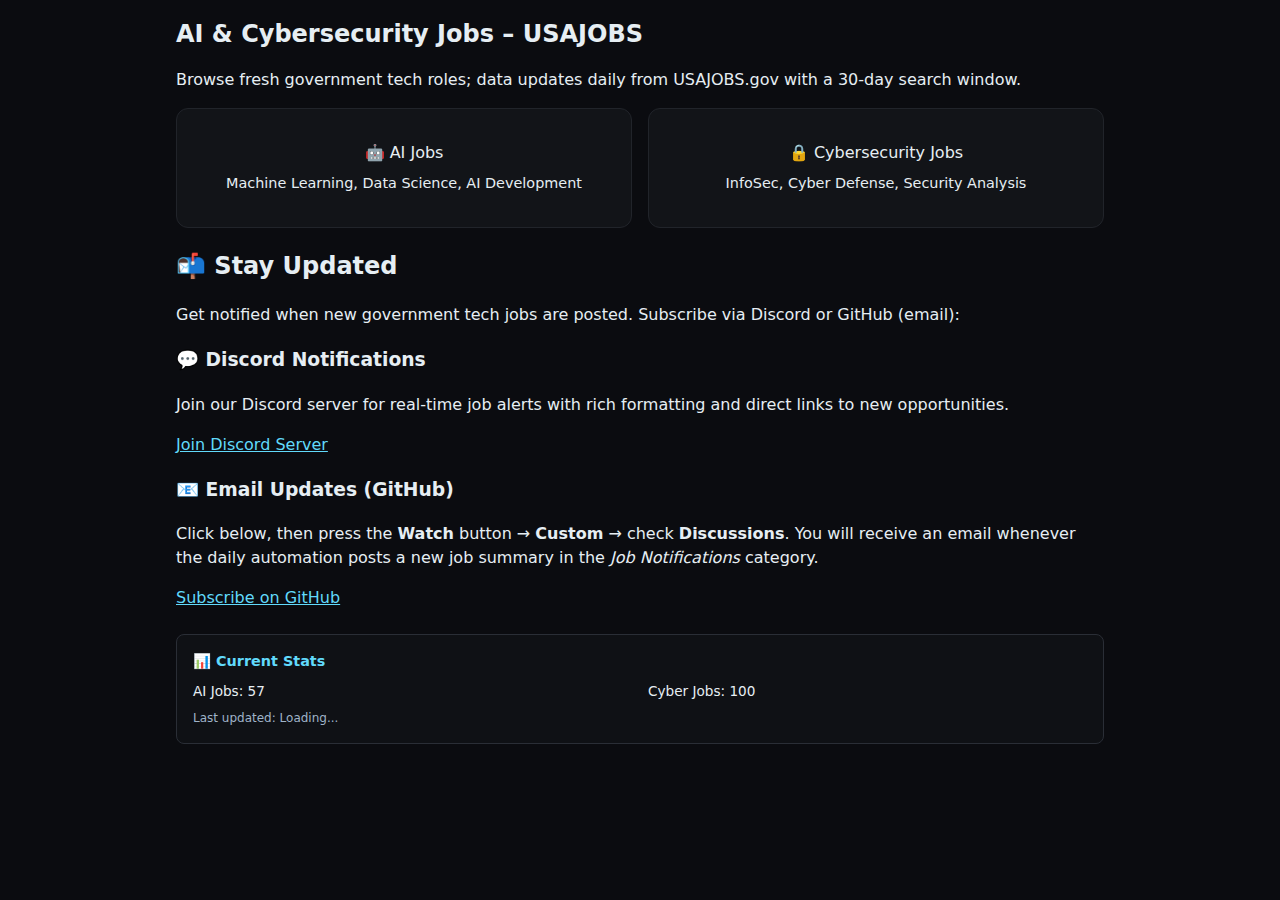
<file: docs/index.html>
<!doctype html>
<html lang="en">
  <head>
    <meta charset="utf-8" />
    <meta name="viewport" content="width=device-width, initial-scale=1" />
    <title>AI & Cybersecurity Jobs – USAJOBS</title>
    <link rel="stylesheet" href="assets/styles.css" />
  </head>
  <body>
    <main class="container">
      <h1>AI & Cybersecurity Jobs – USAJOBS</h1>
      <p>Browse fresh government tech roles; data updates daily from USAJOBS.gov with a 30-day search window.</p>
      
      <div class="grid">
        <a class="card" href="ai.html">
          <div>🤖 AI Jobs</div>
          <div class="muted" style="font-size:.9rem;margin-top:.5rem;">Machine Learning, Data Science, AI Development</div>
        </a>
        <a class="card" href="cyber.html">
          <div>🔒 Cybersecurity Jobs</div>
          <div class="muted" style="font-size:.9rem;margin-top:.5rem;">InfoSec, Cyber Defense, Security Analysis</div>
        </a>
      </div>

      <section class="subscription-section">
        <h2>📬 Stay Updated</h2>
  <p>Get notified when new government tech jobs are posted. Subscribe via Discord or GitHub (email):</p>
        
        <div class="subscription-grid">
          <div class="subscription-option">
            <h3>💬 Discord Notifications</h3>
            <p>Join our Discord server for real-time job alerts with rich formatting and direct links to new opportunities.</p>
            <a href="#" class="sub-btn" id="discord-sub">Join Discord Server</a>
          </div>
          
          <div class="subscription-option">
            <h3>📧 Email Updates (GitHub)</h3>
            <p>
              Click below, then press the <strong>Watch</strong> button → <strong>Custom</strong> → check
              <strong>Discussions</strong>. You will receive an email whenever the daily automation posts a new
              job summary in the <em>Job Notifications</em> category.
            </p>
            <a id="gh-discussions" href="#" class="sub-btn secondary" target="_blank" rel="noopener">Subscribe on GitHub</a>
          </div>
        </div>
        
        <div style="margin-top:1.5rem;padding:1rem;background:#0f1115;border-radius:.5rem;border:1px solid #2a2e36;">
          <h4 style="margin:0 0 .5rem;color:var(--accent);font-size:.9rem;">📊 Current Stats</h4>
          <div style="display:grid;grid-template-columns:1fr 1fr;gap:1rem;font-size:.85rem;">
            <div>
              <span class="muted">AI Jobs:</span> <span id="ai-count">Loading...</span>
            </div>
            <div>
              <span class="muted">Cyber Jobs:</span> <span id="cyber-count">Loading...</span>
            </div>
          </div>
          <div style="margin-top:.5rem;font-size:.75rem;color:var(--muted);">
            Last updated: <span id="last-updated">Loading...</span>
          </div>
        </div>
      </section>
    </main>

    <script>
      // Load job counts for stats
      Promise.all([
        fetch('data/ai_jobs.json').then(r => r.json()),
        fetch('data/cyber_jobs.json').then(r => r.json())
      ]).then(([aiData, cyberData]) => {
        const aiJobs = Array.isArray(aiData) ? aiData : (aiData.jobs || []);
        const cyberJobs = Array.isArray(cyberData) ? cyberData : (cyberData.jobs || []);
        
        document.getElementById('ai-count').textContent = aiJobs.length;
        document.getElementById('cyber-count').textContent = cyberJobs.length;
        
        // Get last updated from the more recent dataset
        const aiDate = aiData.generated_at ? new Date(aiData.generated_at) : null;
        const cyberDate = cyberData.generated_at ? new Date(cyberData.generated_at) : null;
        const lastUpdate = aiDate && cyberDate ? (aiDate > cyberDate ? aiDate : cyberDate) : (aiDate || cyberDate);
        
        if (lastUpdate) {
          document.getElementById('last-updated').textContent = lastUpdate.toLocaleDateString('en-US', {
            year: 'numeric',
            month: 'short', 
            day: 'numeric',
            hour: '2-digit',
            minute: '2-digit'
          });
        }
      }).catch(() => {
        document.getElementById('ai-count').textContent = 'N/A';
        document.getElementById('cyber-count').textContent = 'N/A';
        document.getElementById('last-updated').textContent = 'N/A';
      });

      // Compute GitHub Discussions link dynamically based on Pages URL
      try {
        const host = window.location.hostname; // e.g., owner.github.io
        const owner = host.split('.')[0];
        const pathParts = window.location.pathname.split('/').filter(Boolean);
        const repo = pathParts.length > 0 ? pathParts[0] : '';
        const ghDiscussions = document.getElementById('gh-discussions');
        if (owner && repo && ghDiscussions) {
          ghDiscussions.href = `https://github.com/${owner}/${repo}/discussions`;
        }
      } catch (e) {}

      // Discord subscription placeholder
      document.getElementById('discord-sub').addEventListener('click', (e) => {
        e.preventDefault();
        alert('Discord server setup is pending. For now, watch this GitHub repository or subscribe to discussions for updates!');
      });
    </script>
  </body>
</html>
</file>
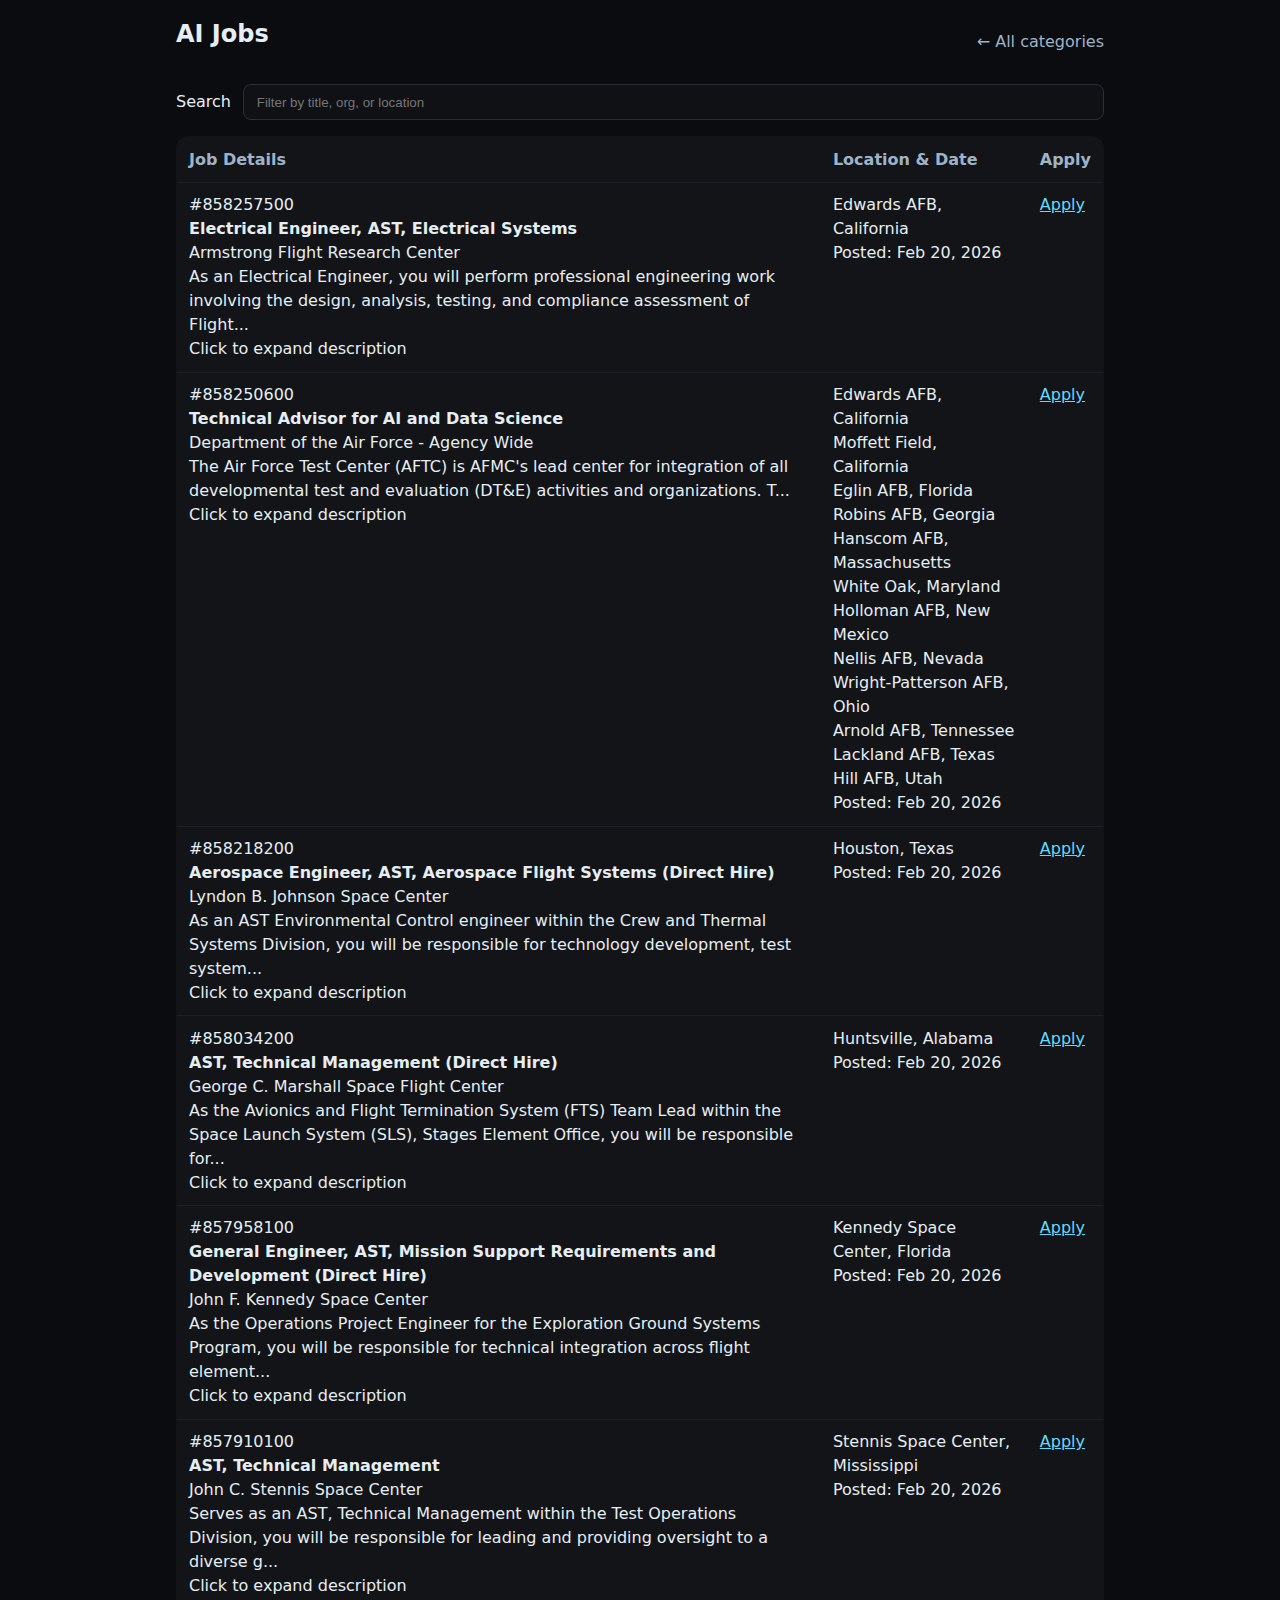
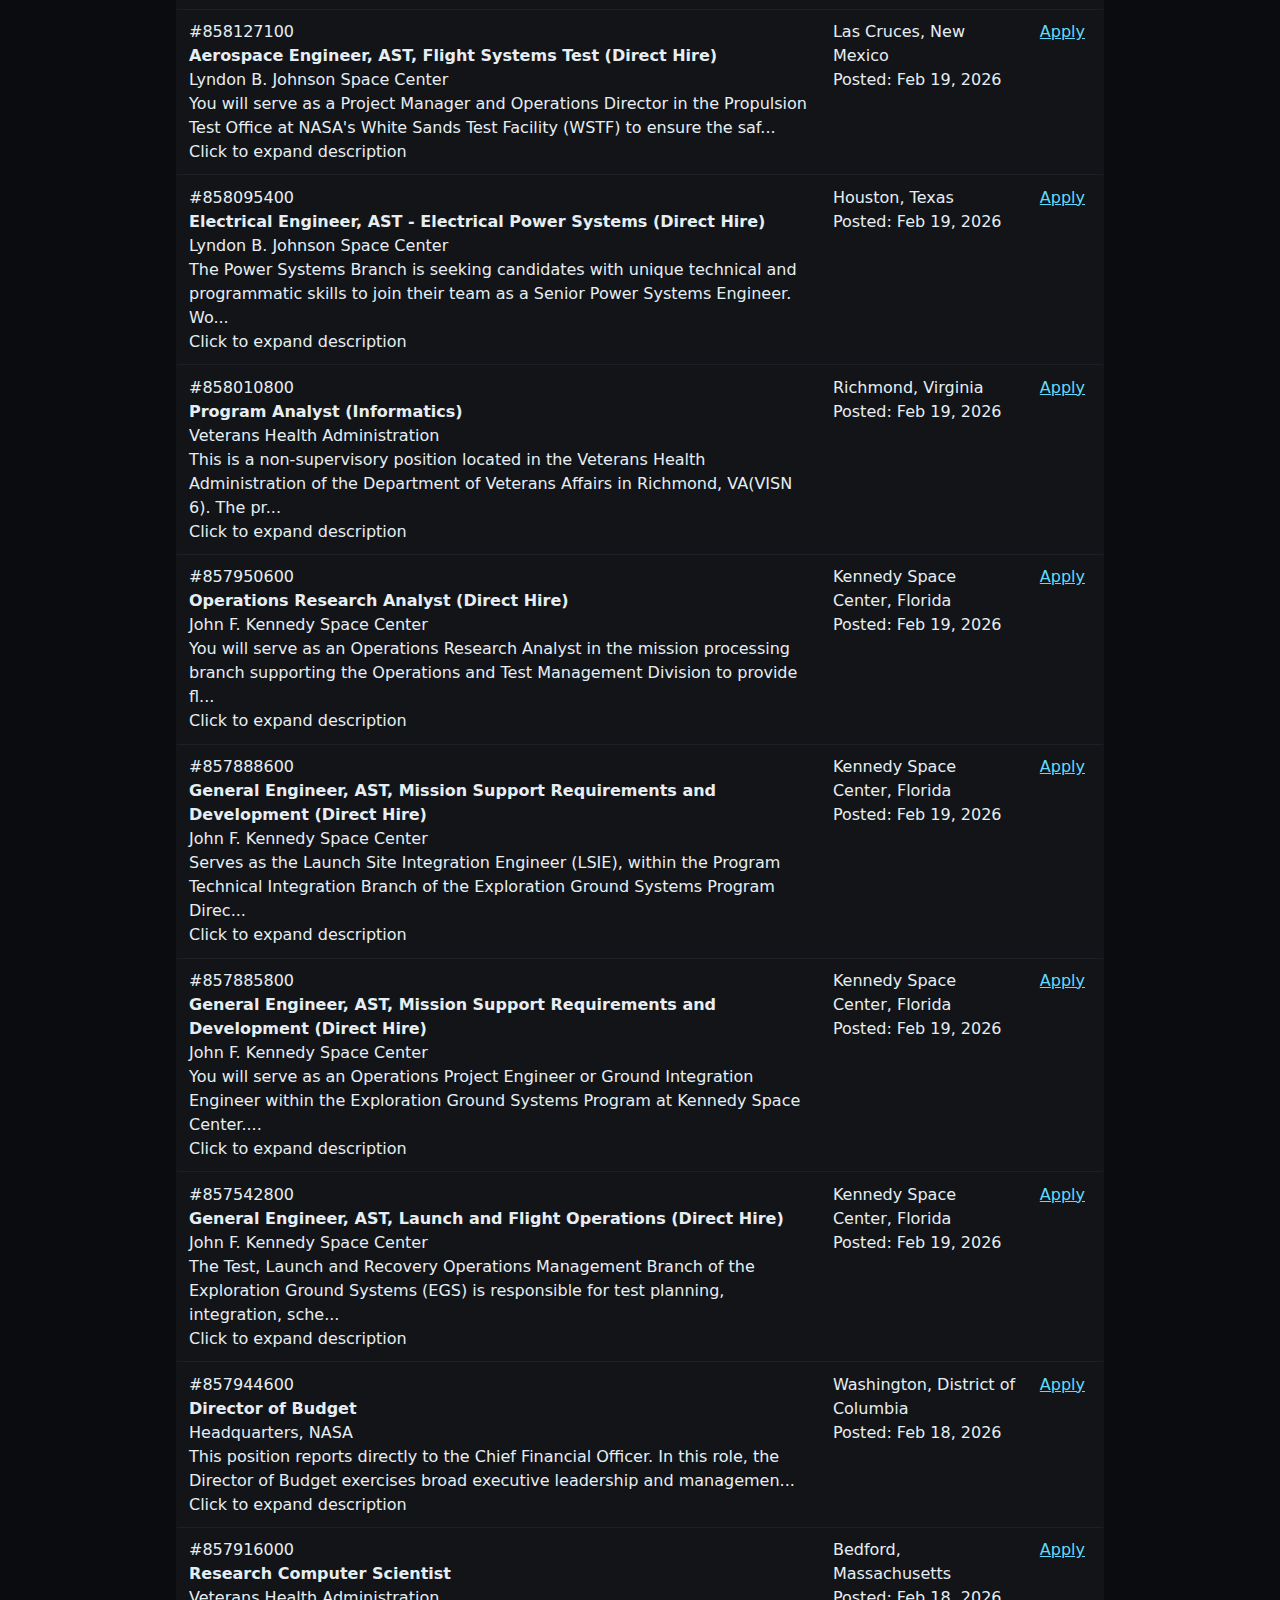
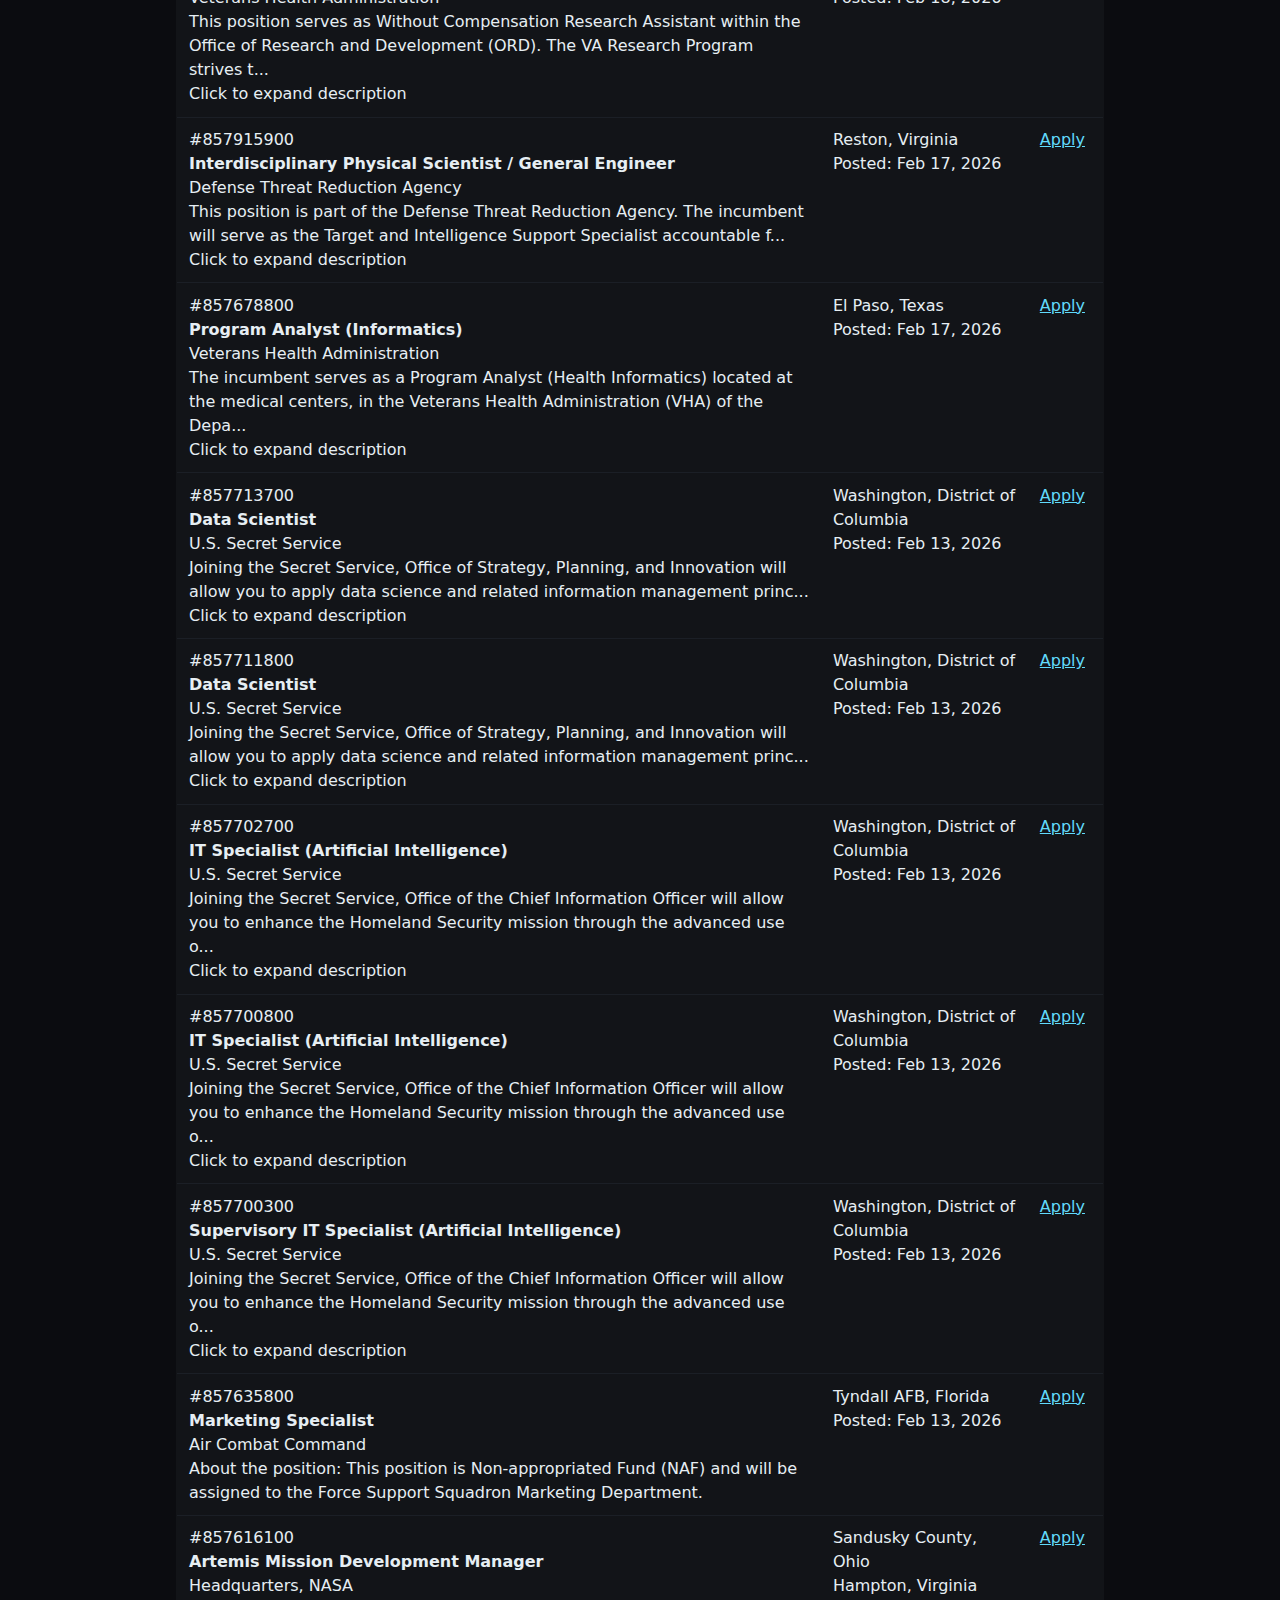
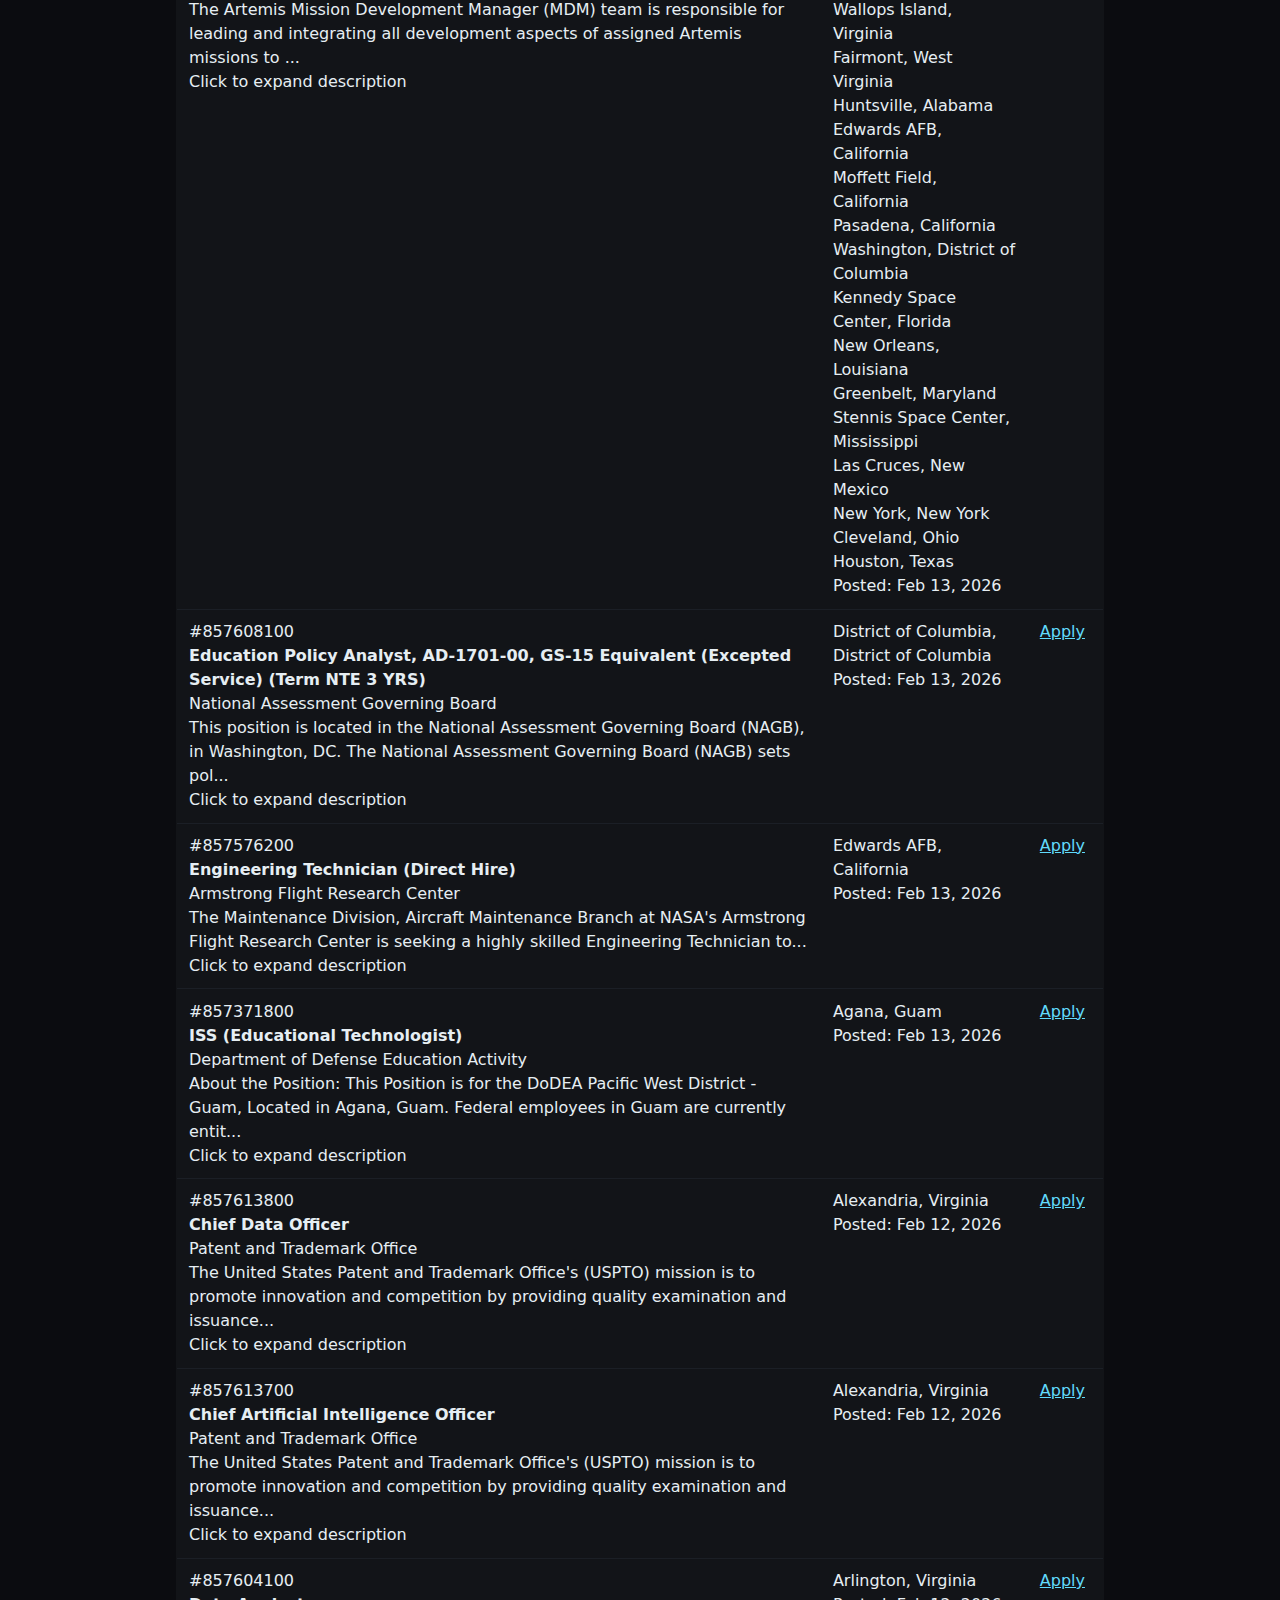
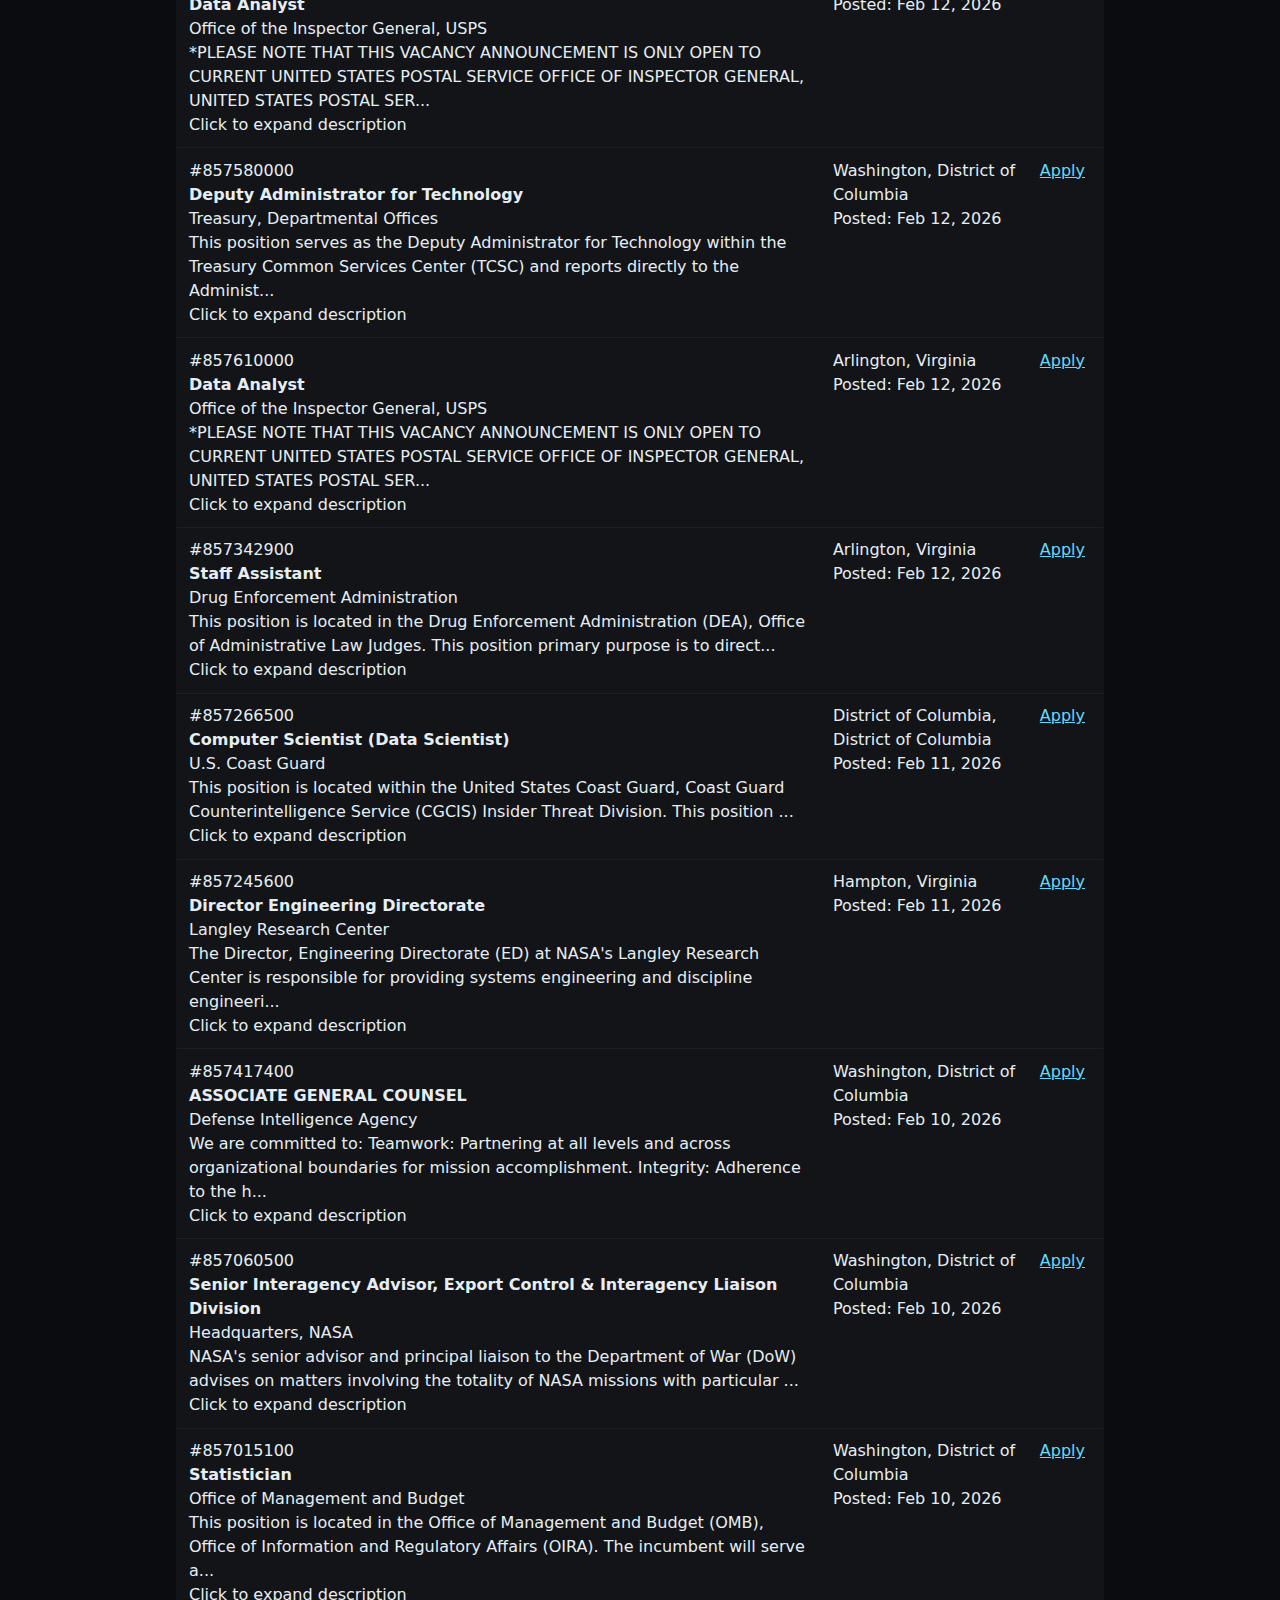
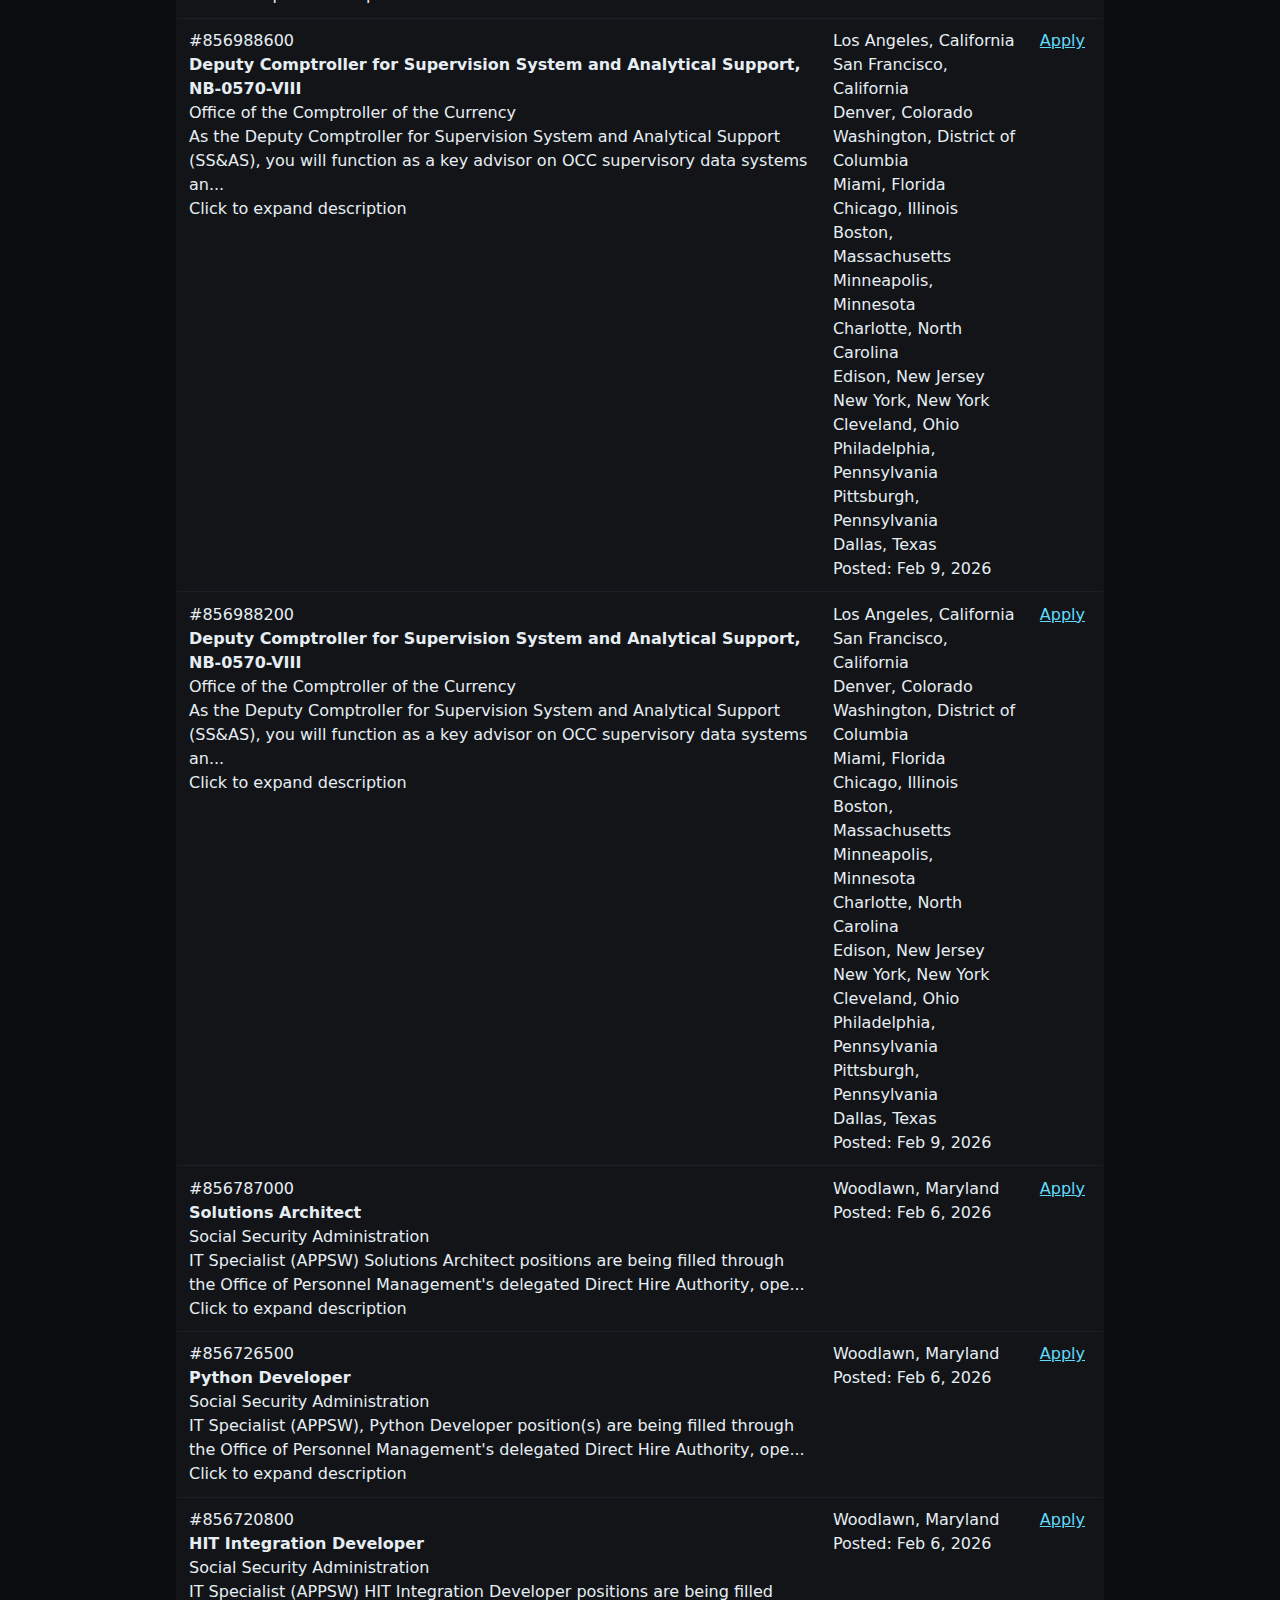
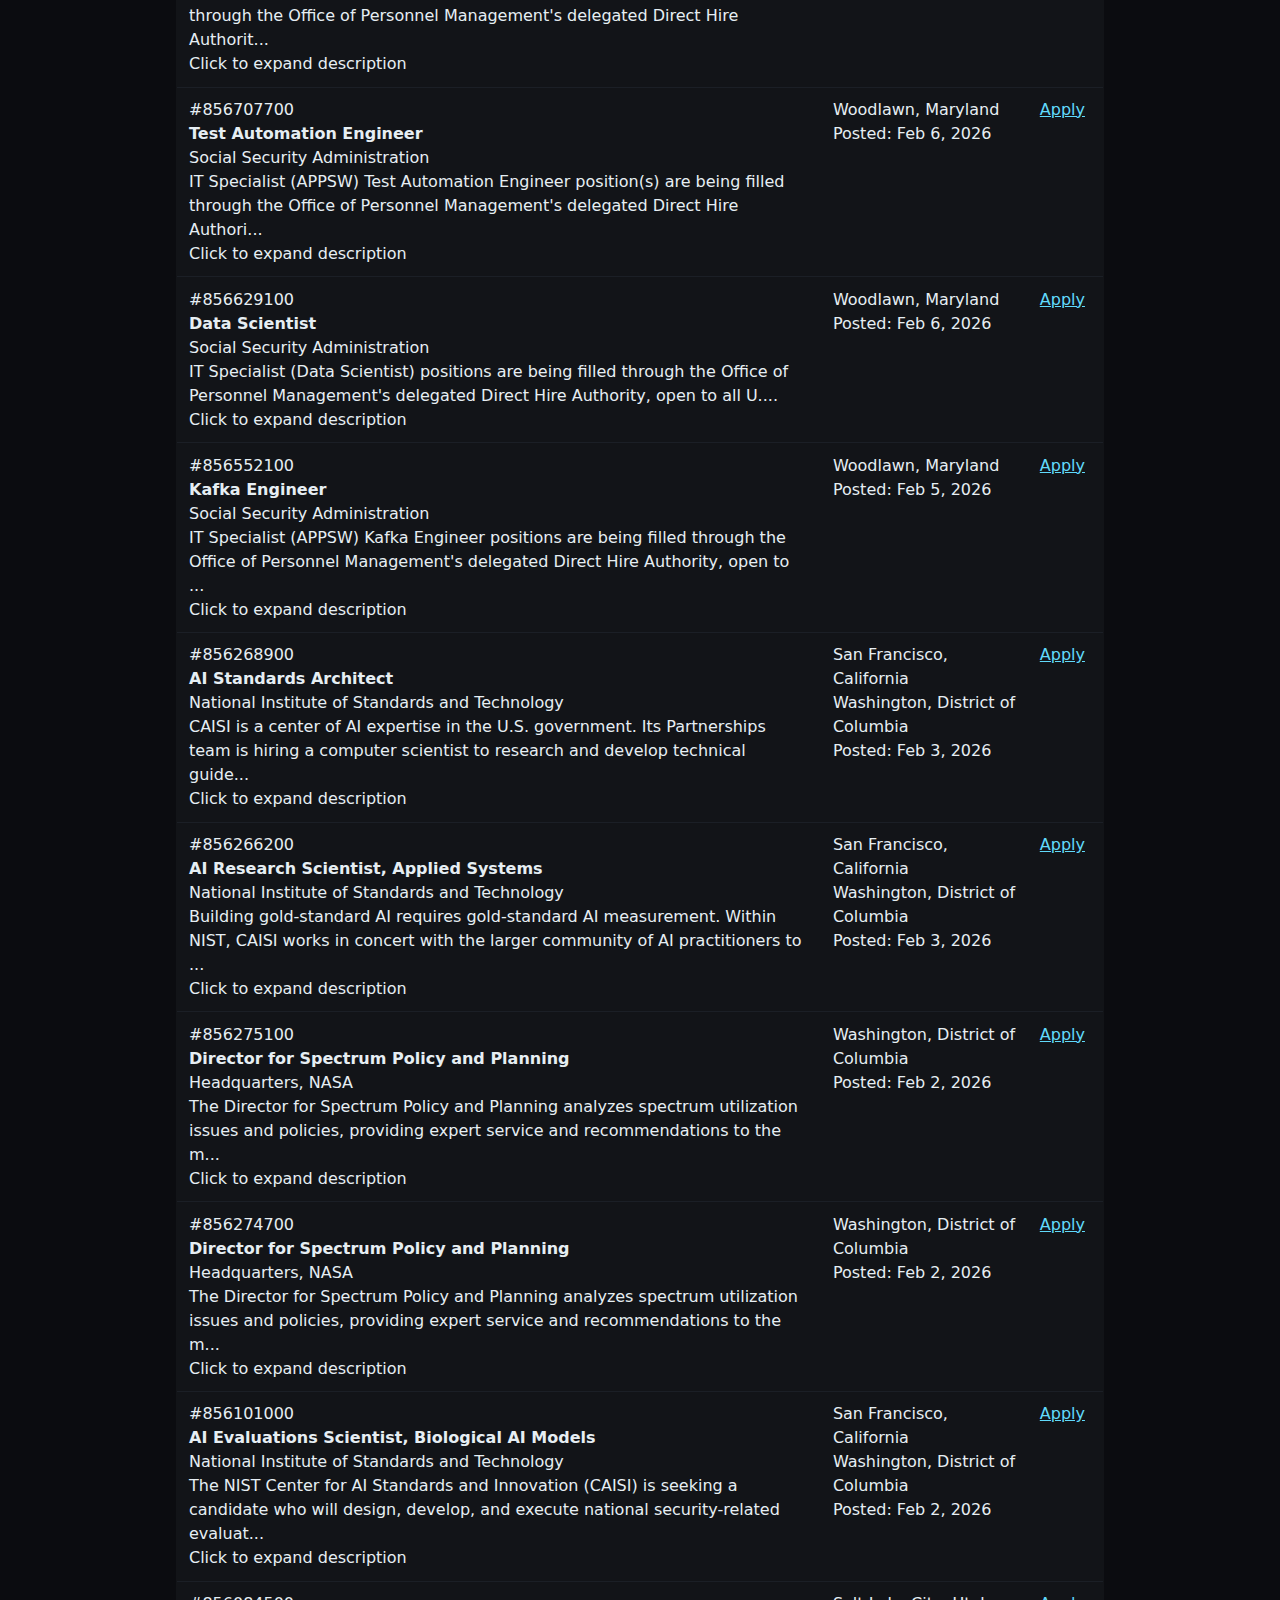
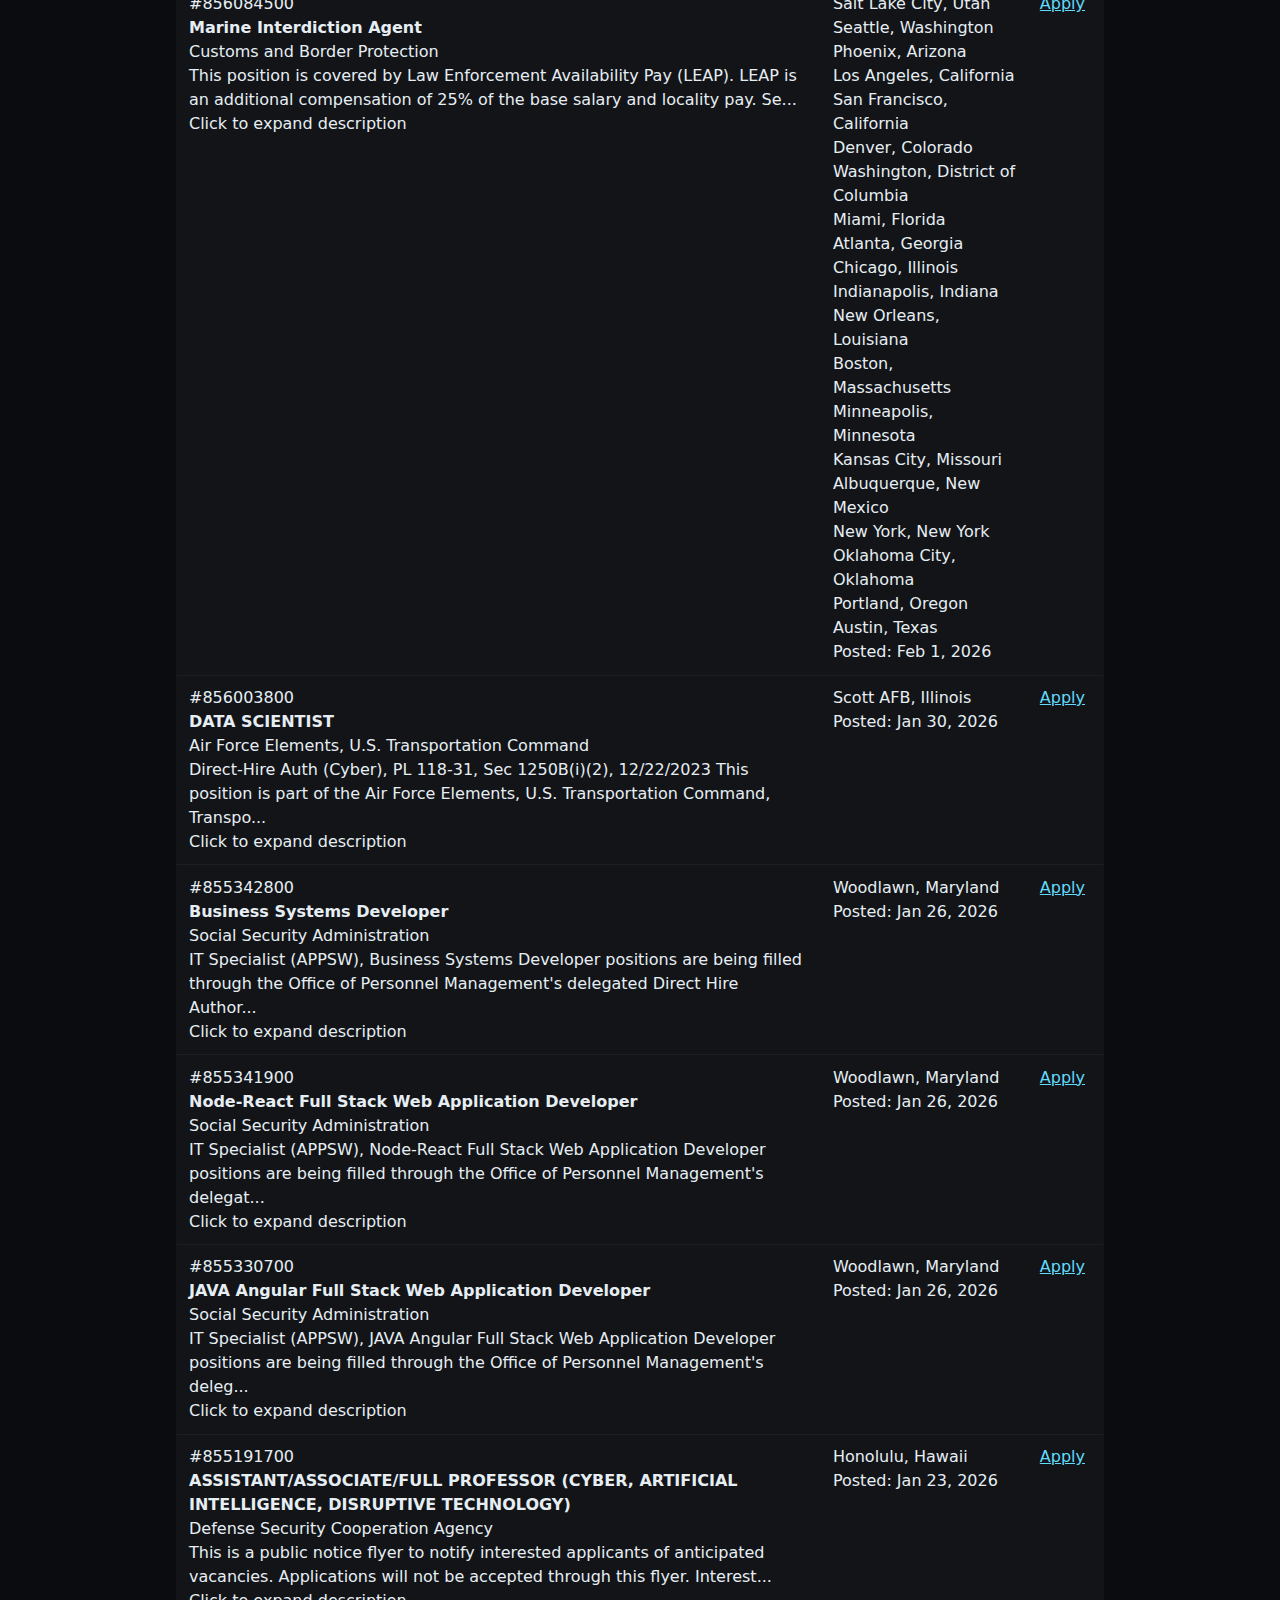
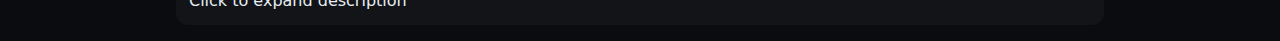
<file: docs/ai.html>
<!doctype html>
<html lang="en">
  <head>
    <meta charset="utf-8" />
    <meta name="viewport" content="width=device-width, initial-scale=1" />
    <title>AI Jobs – USAJOBS</title>
    <link rel="stylesheet" href="assets/styles.css" />
  </head>
  <body>
    <main class="container">
      <header class="page-header">
        <h1>AI Jobs</h1>
        <a class="back" href="index.html">← All categories</a>
      </header>

      <div class="controls">
        <label for="q">Search</label>
        <input id="q" type="search" placeholder="Filter by title, org, or location" />
      </div>

      <section id="table"></section>
    </main>
    <script>window.DATA_PATH = 'data/ai_jobs.json';</script>
    <script src="assets/app.js"></script>
  </body>
  </html>
</file>
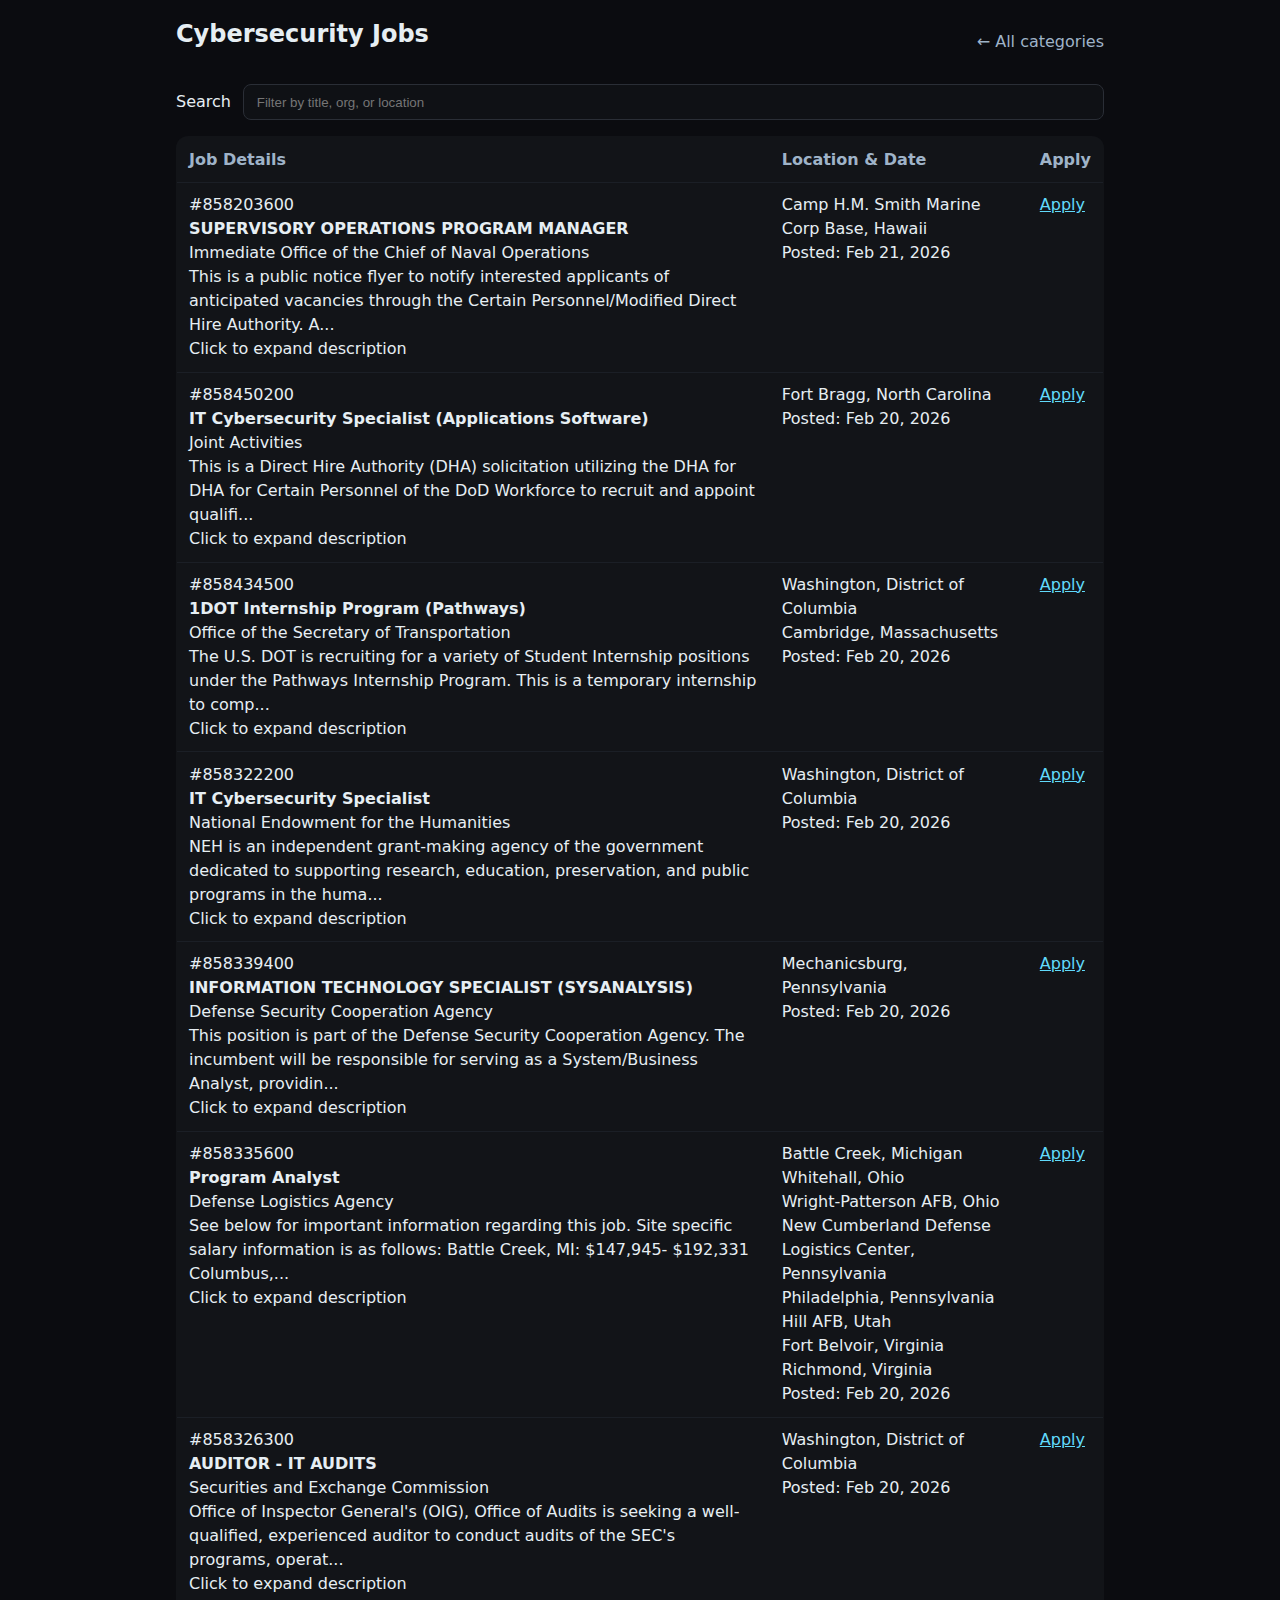
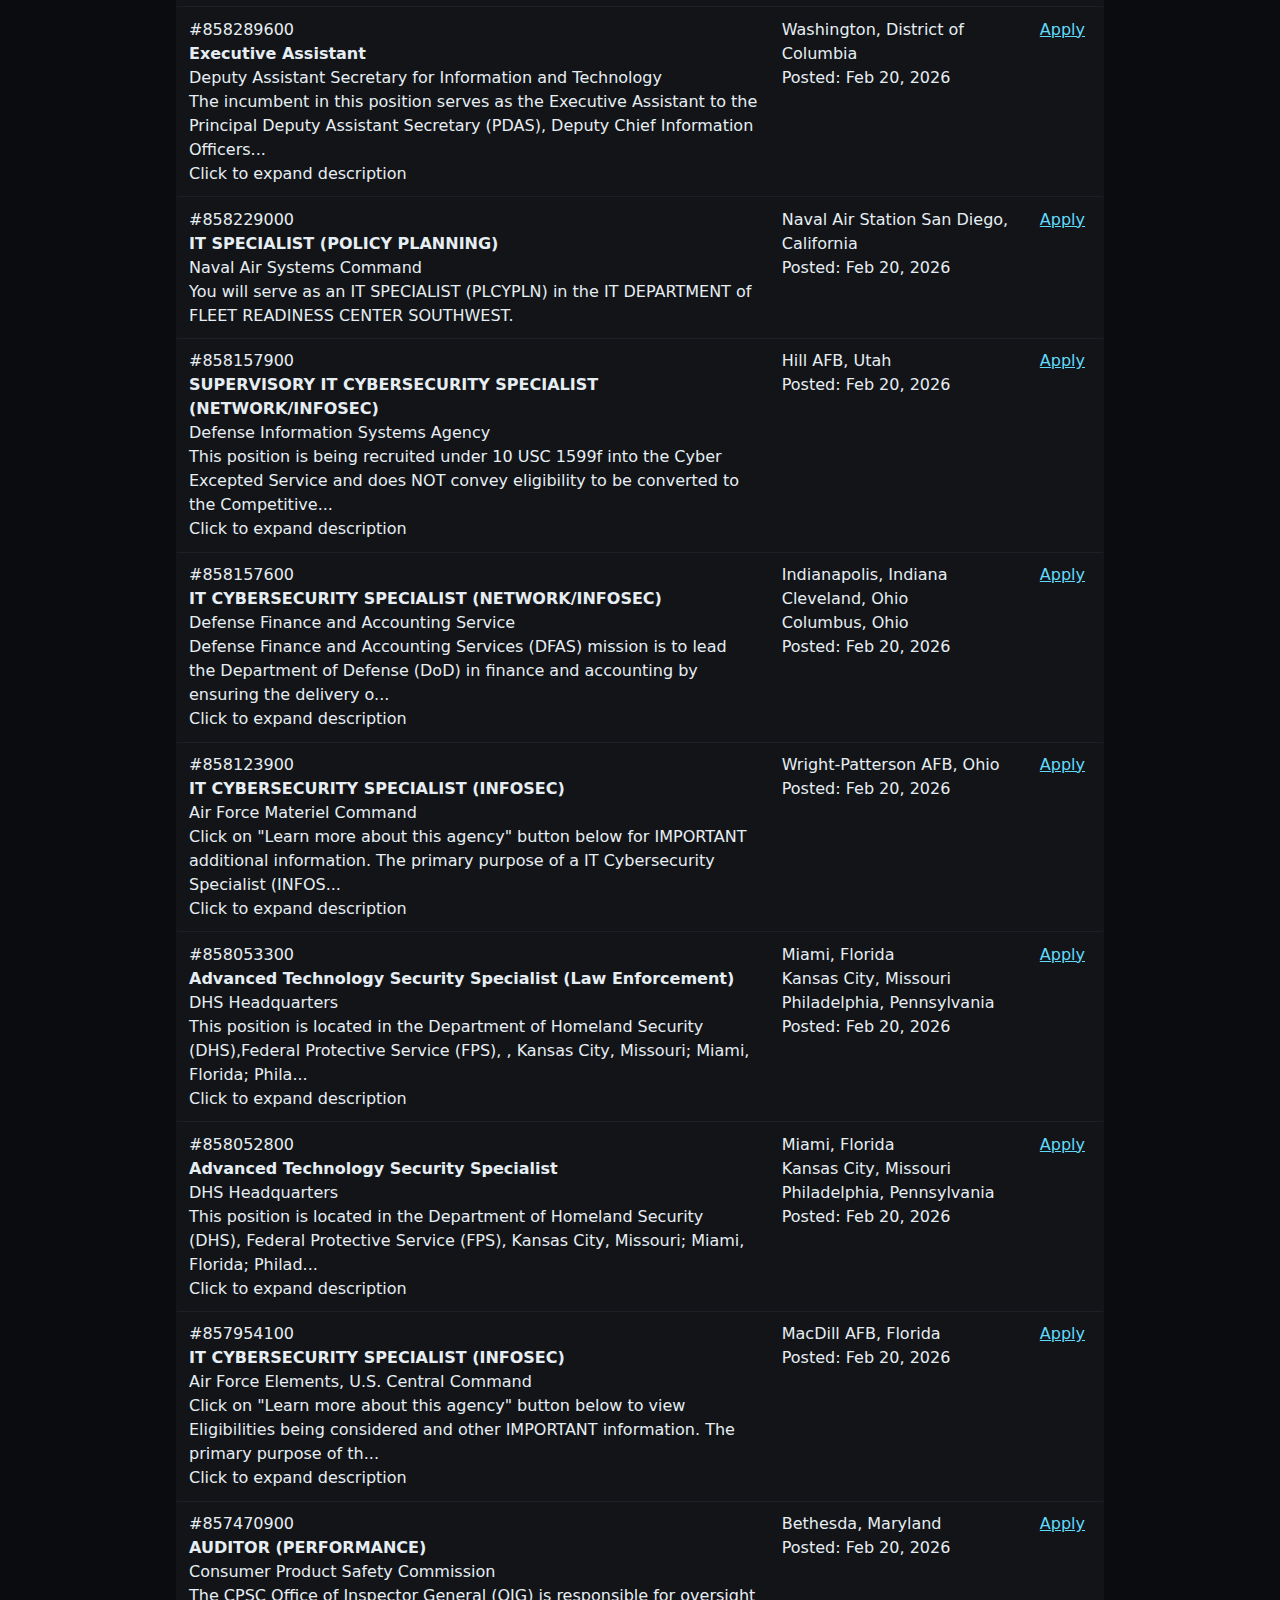
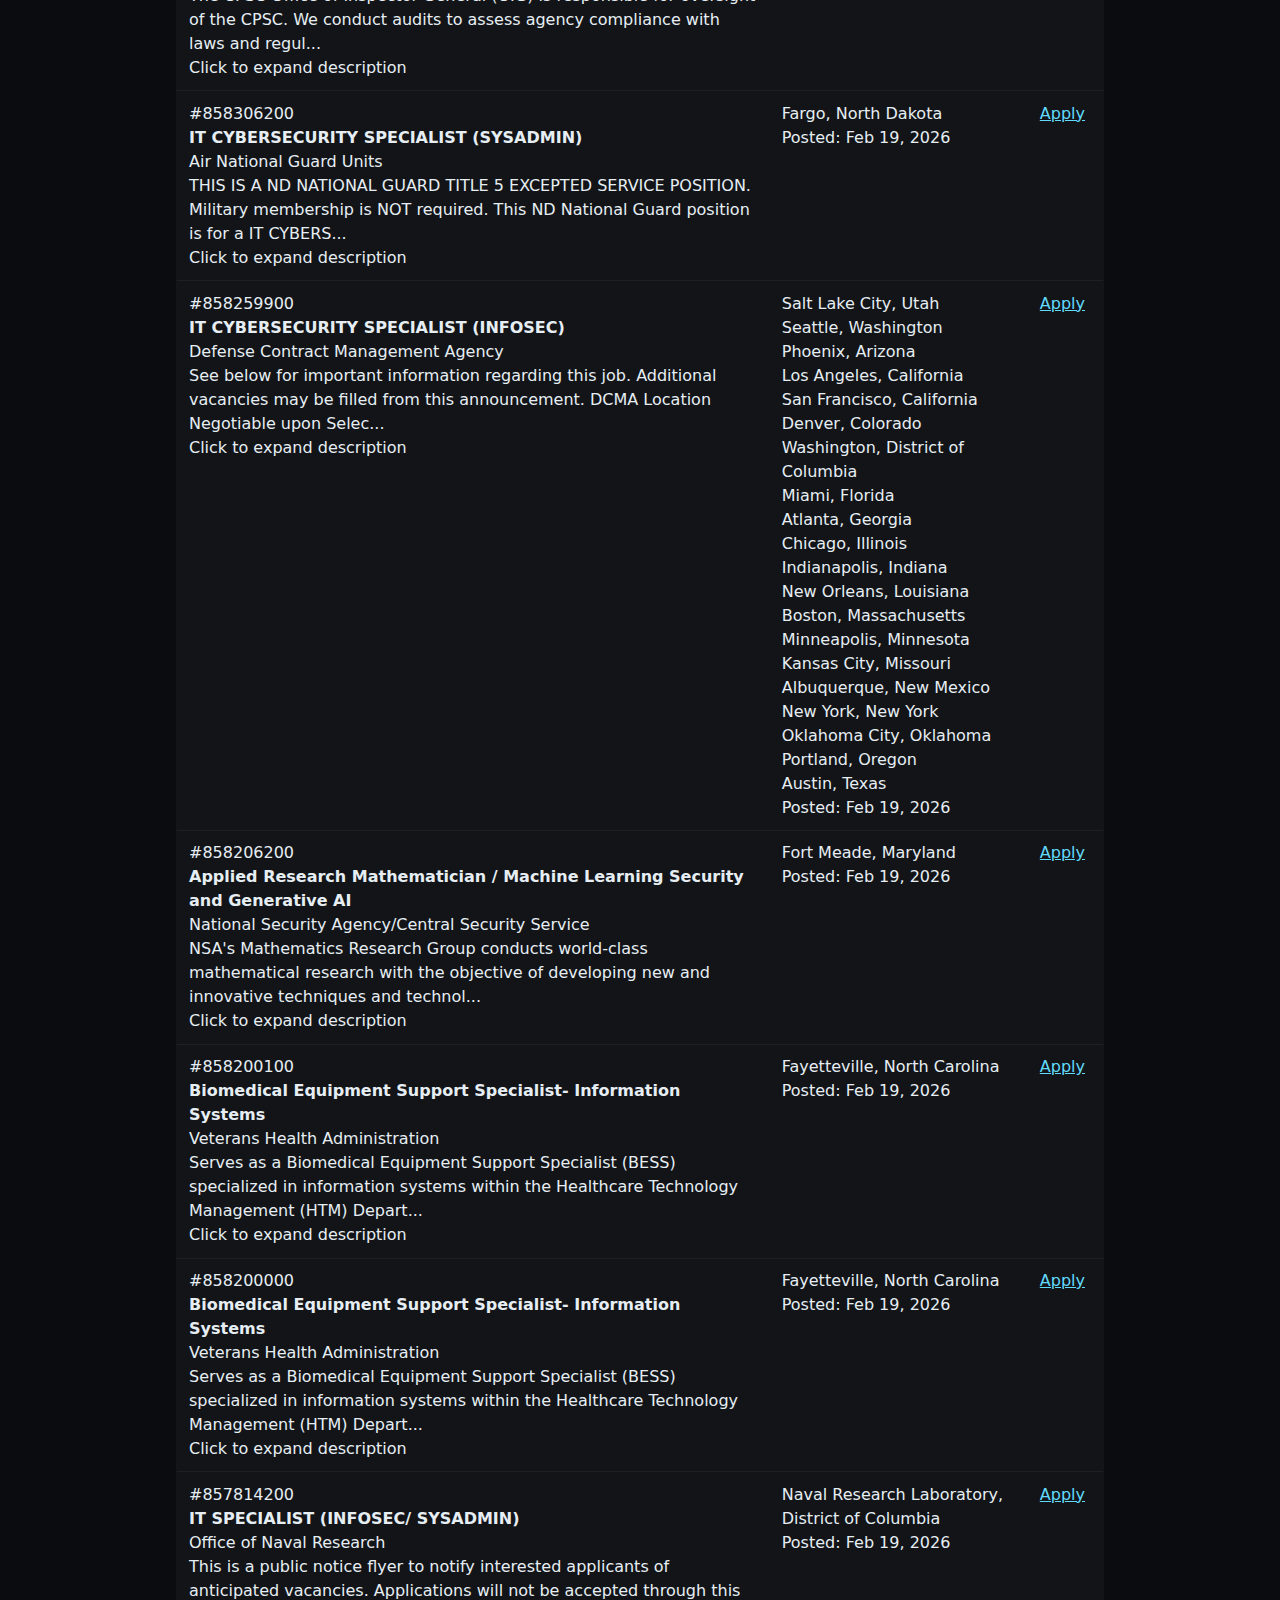
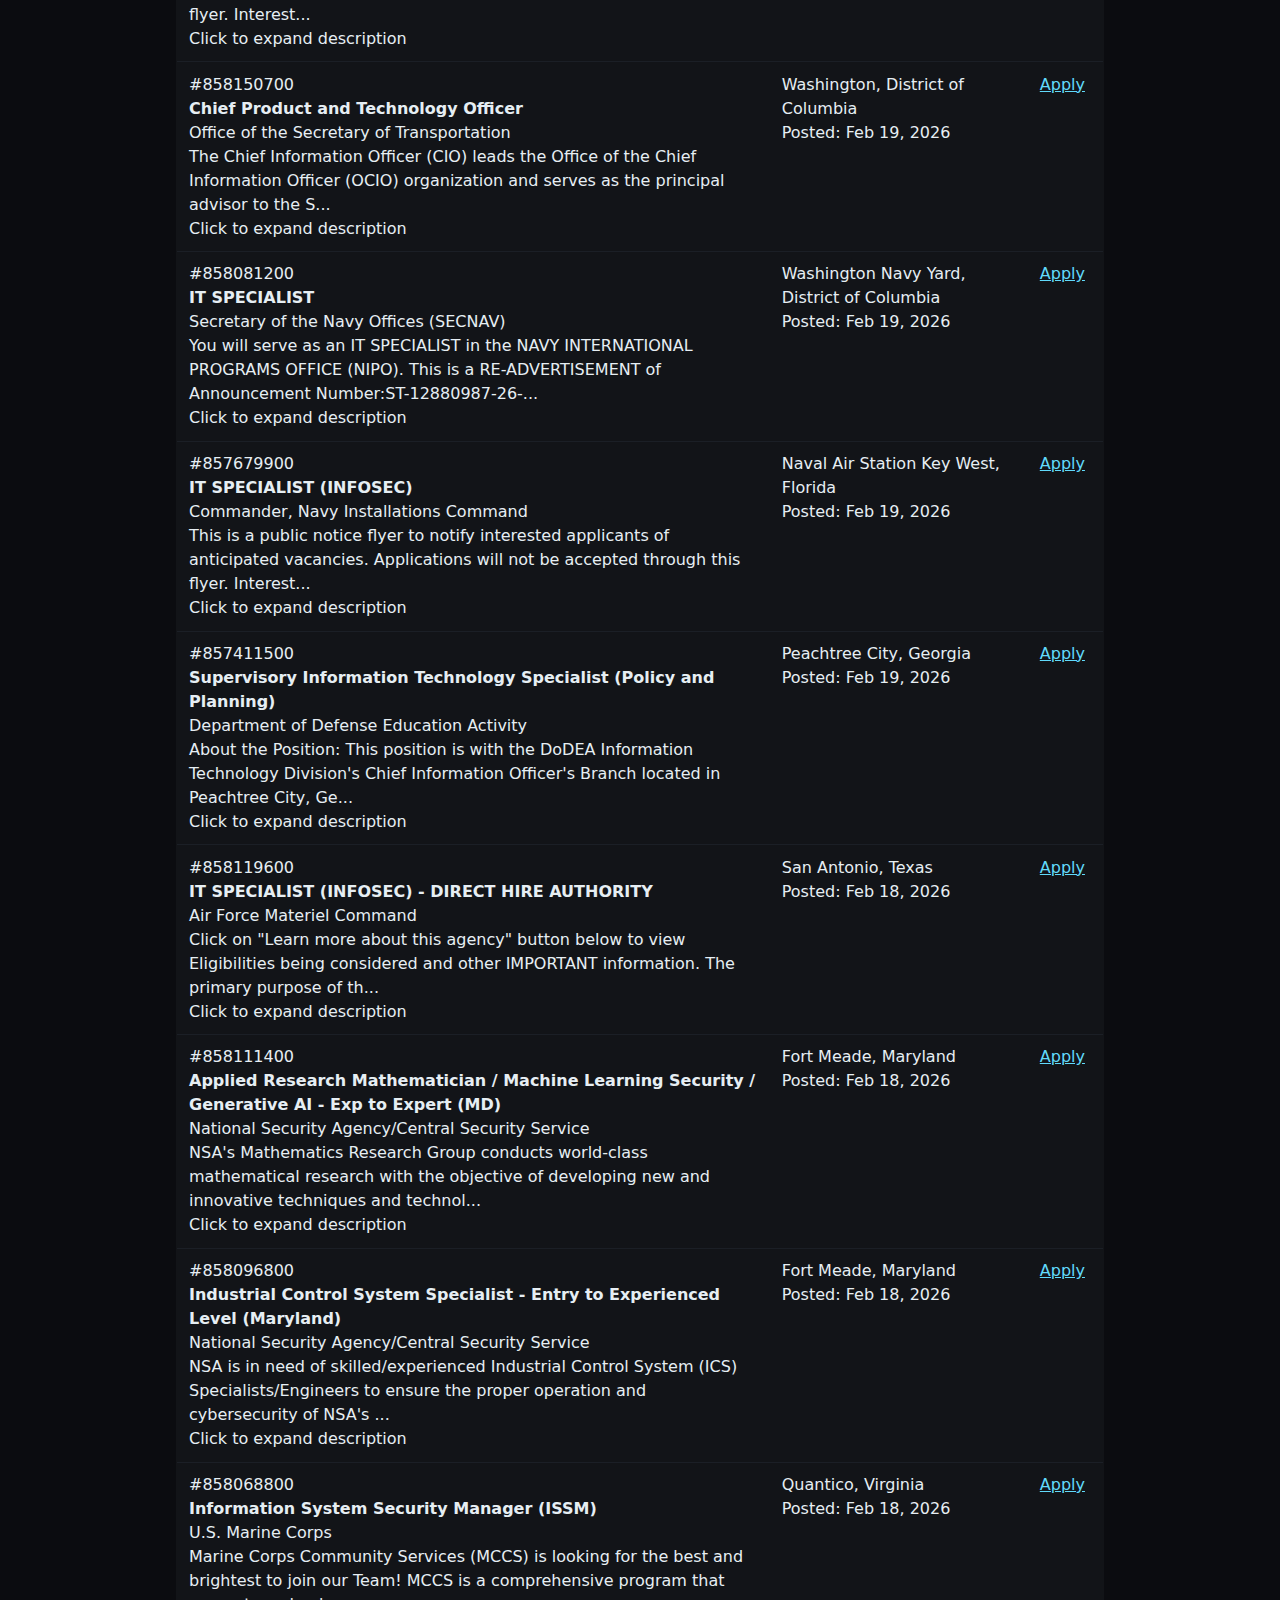
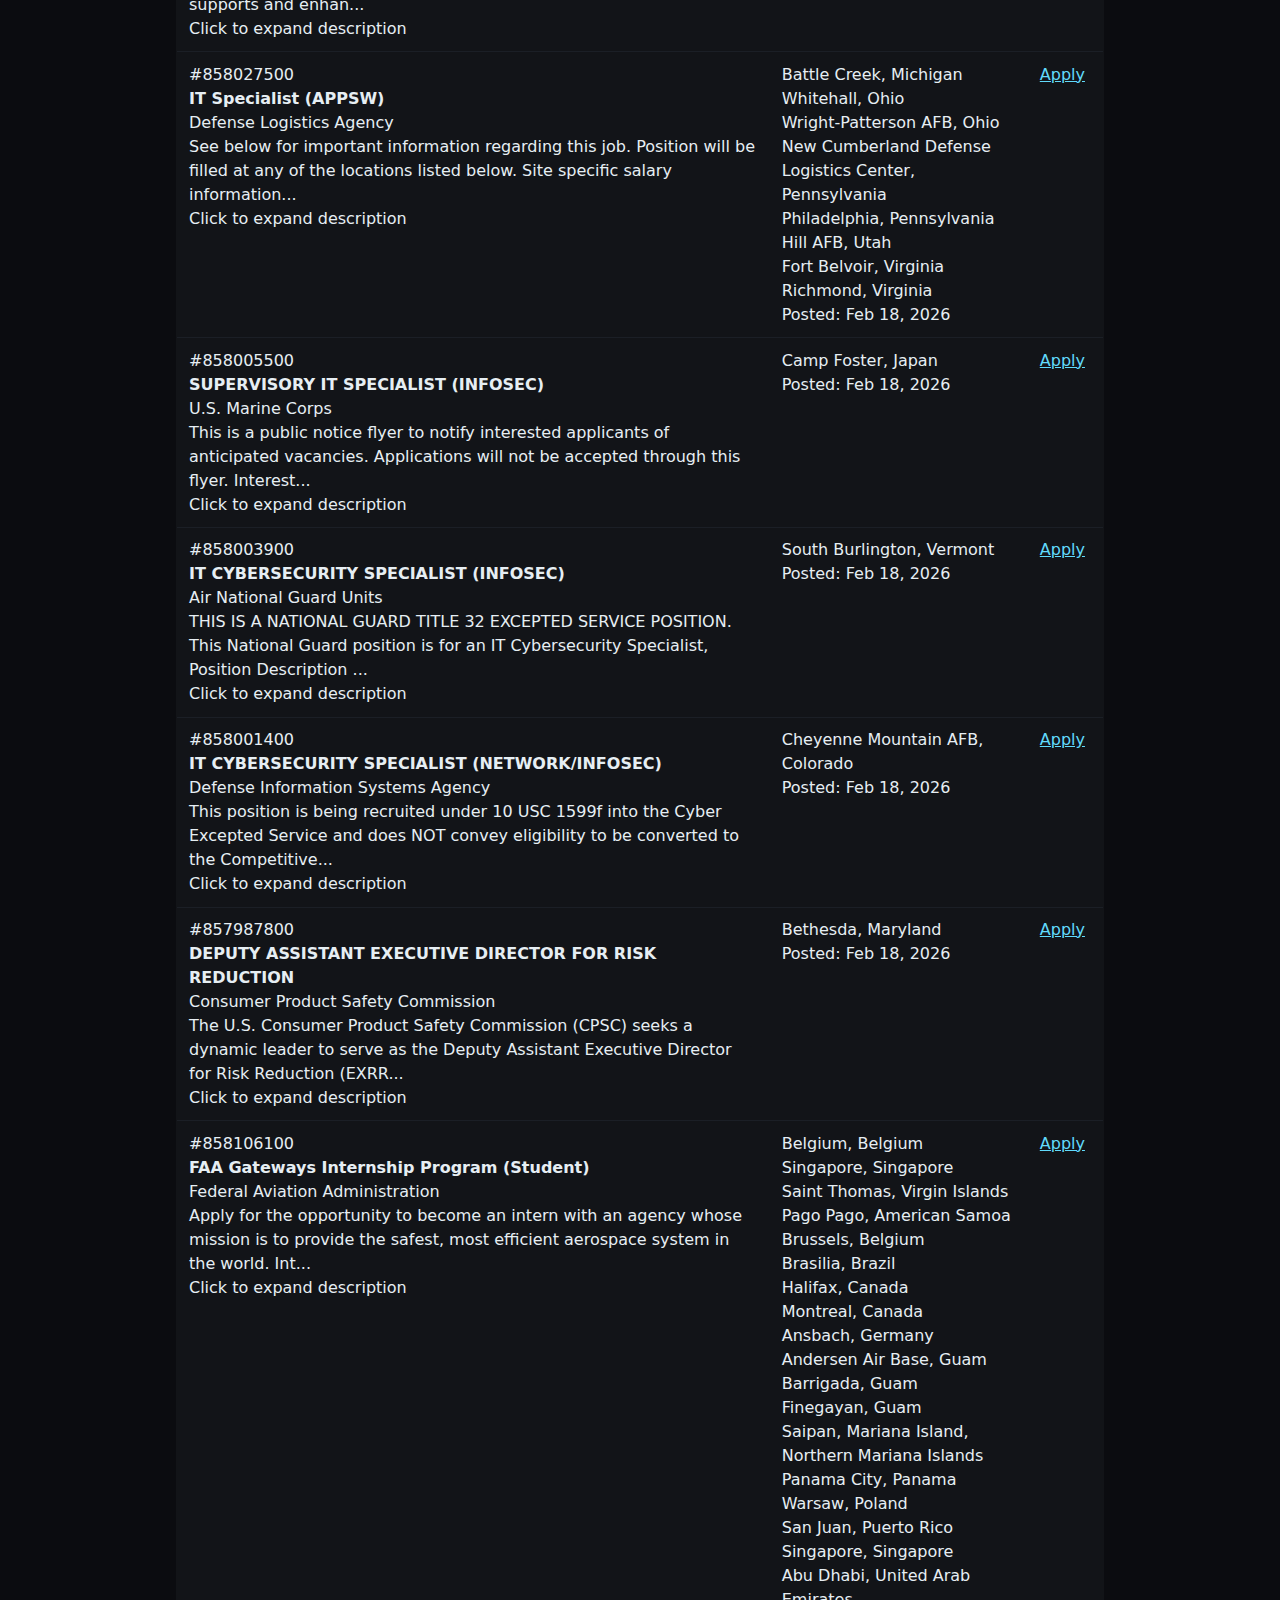
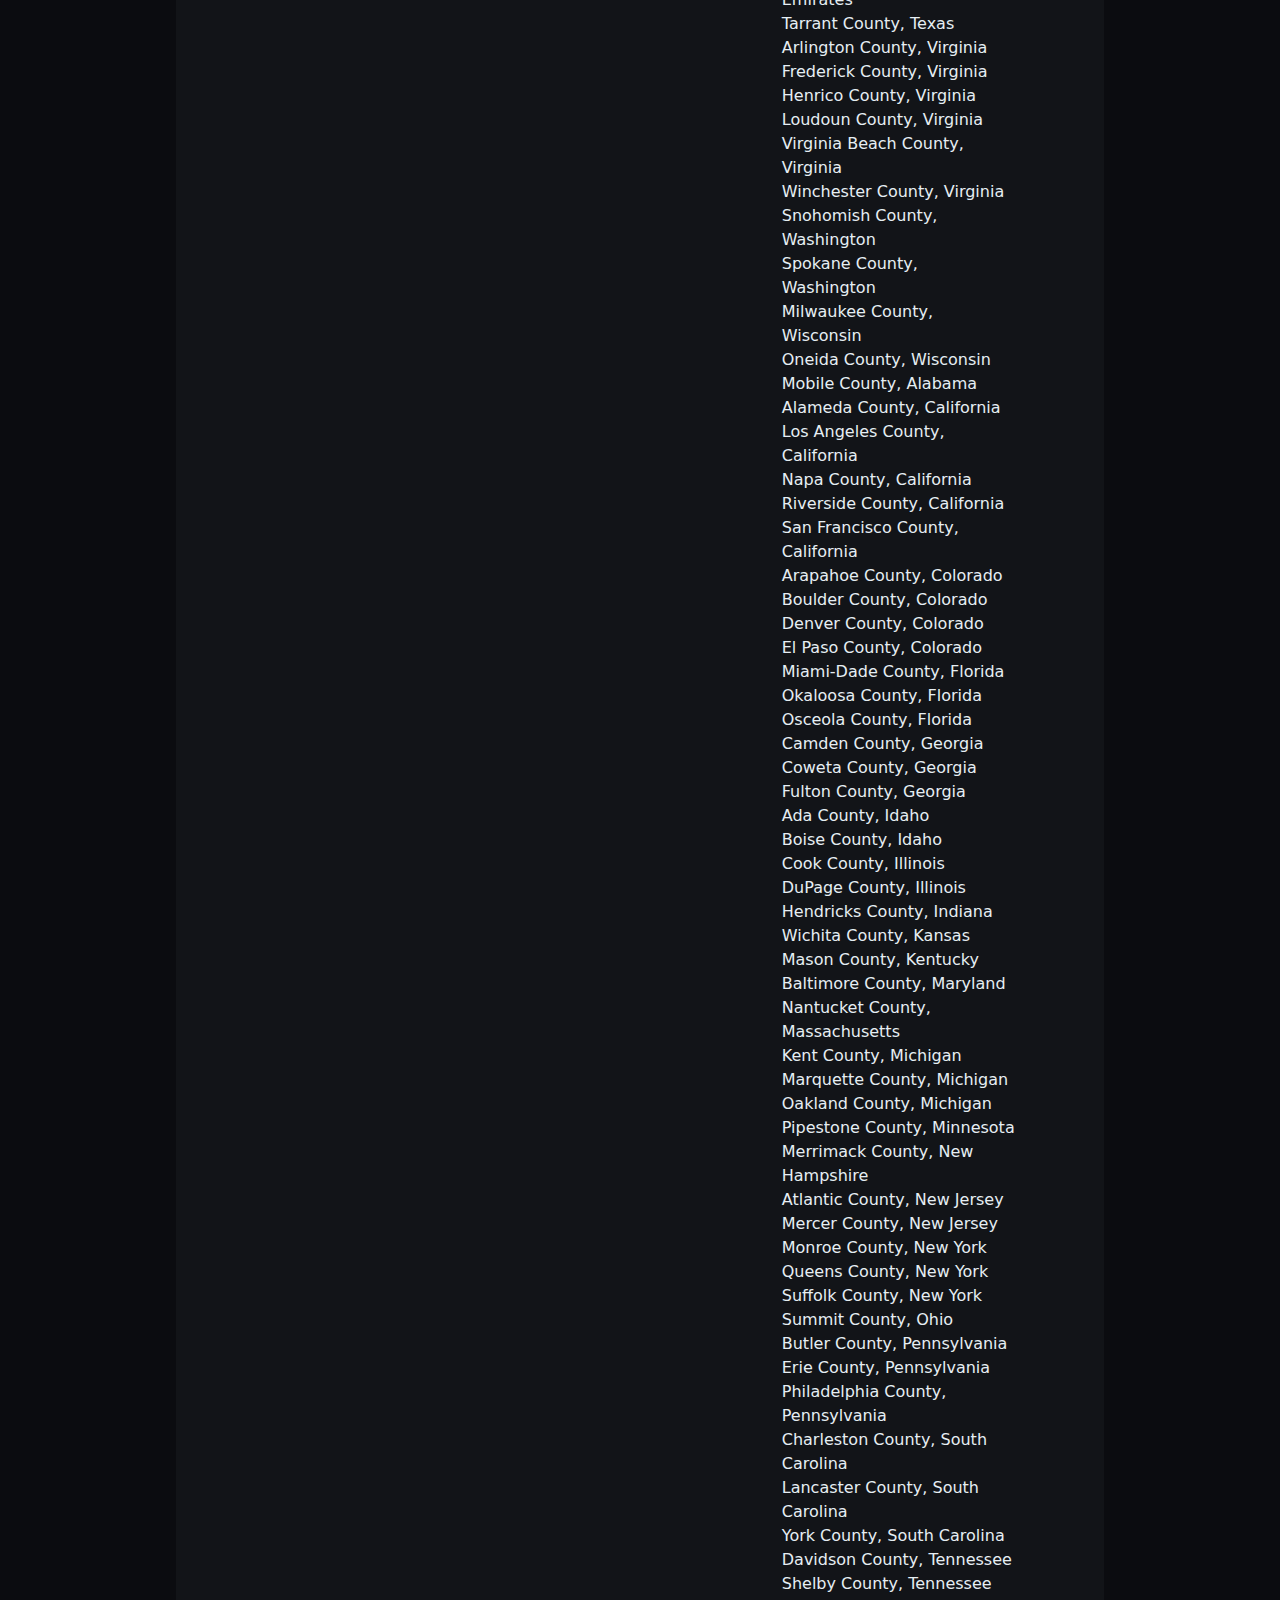
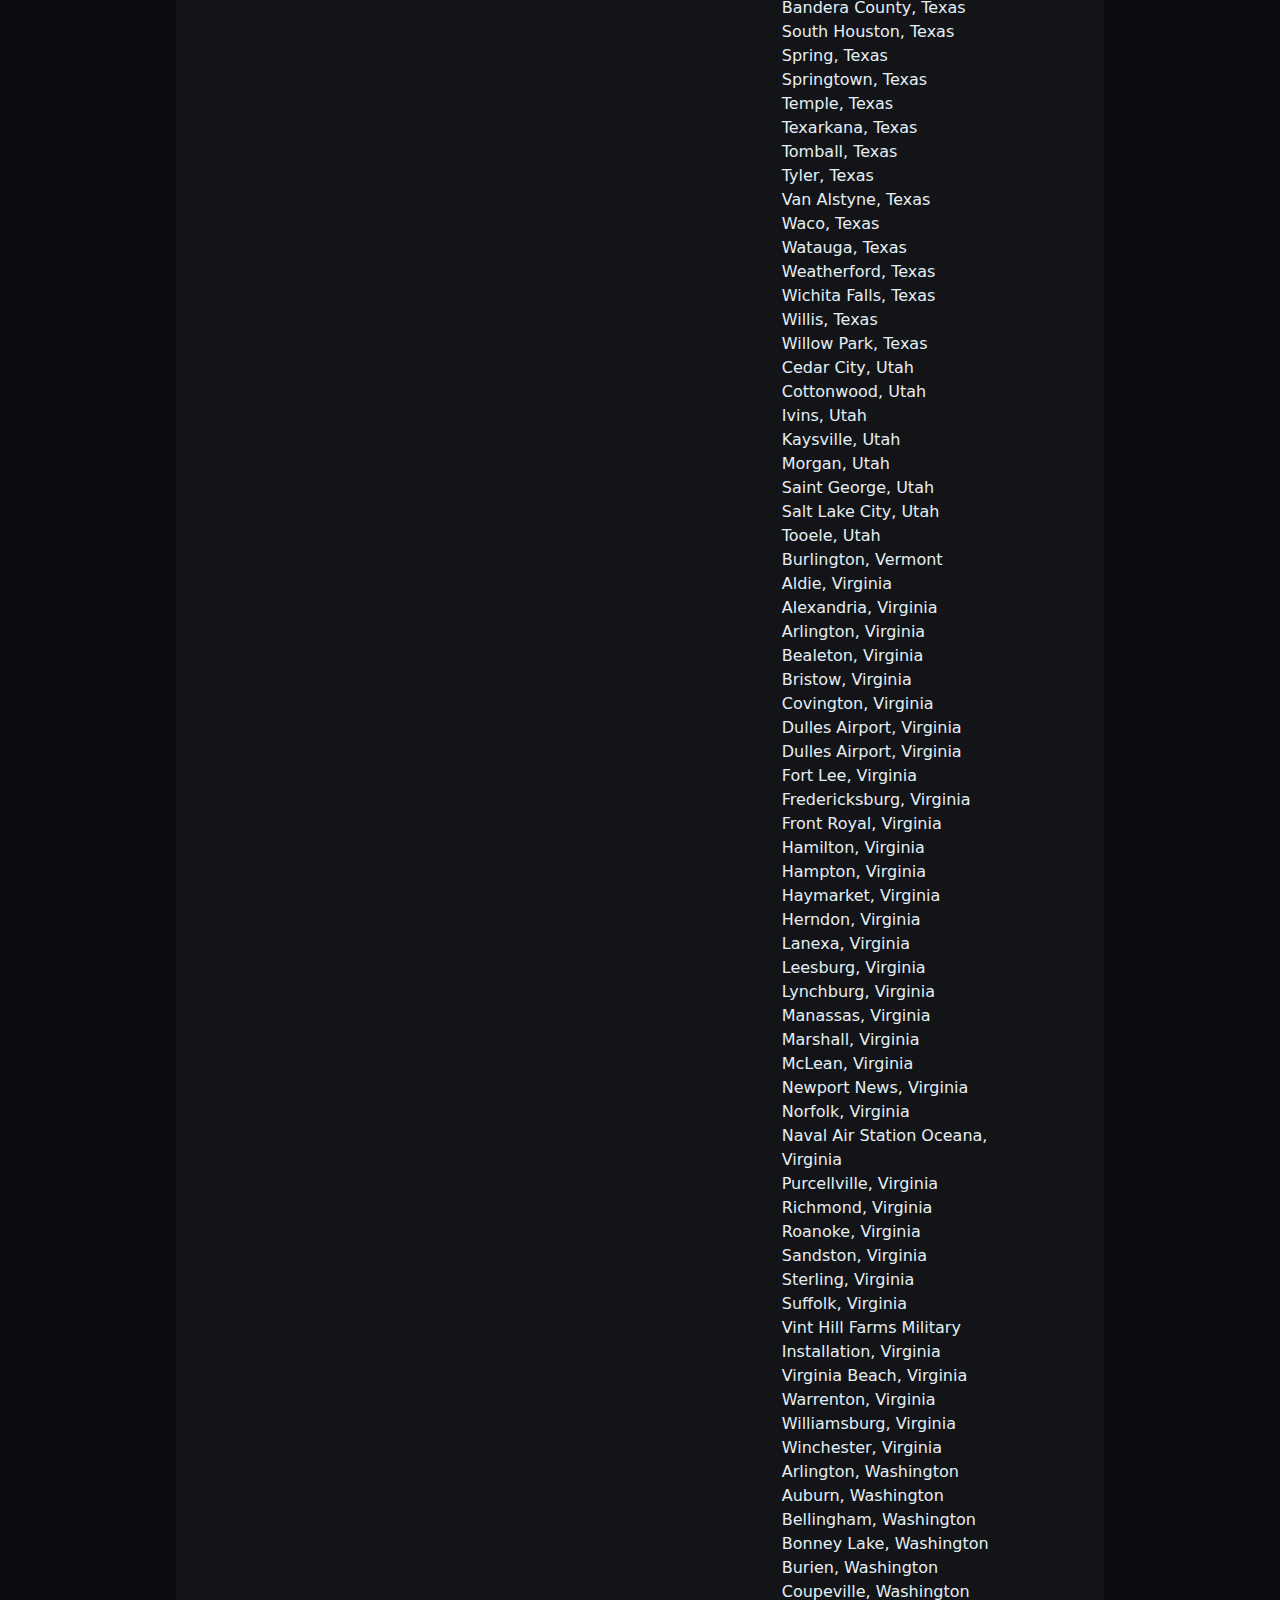
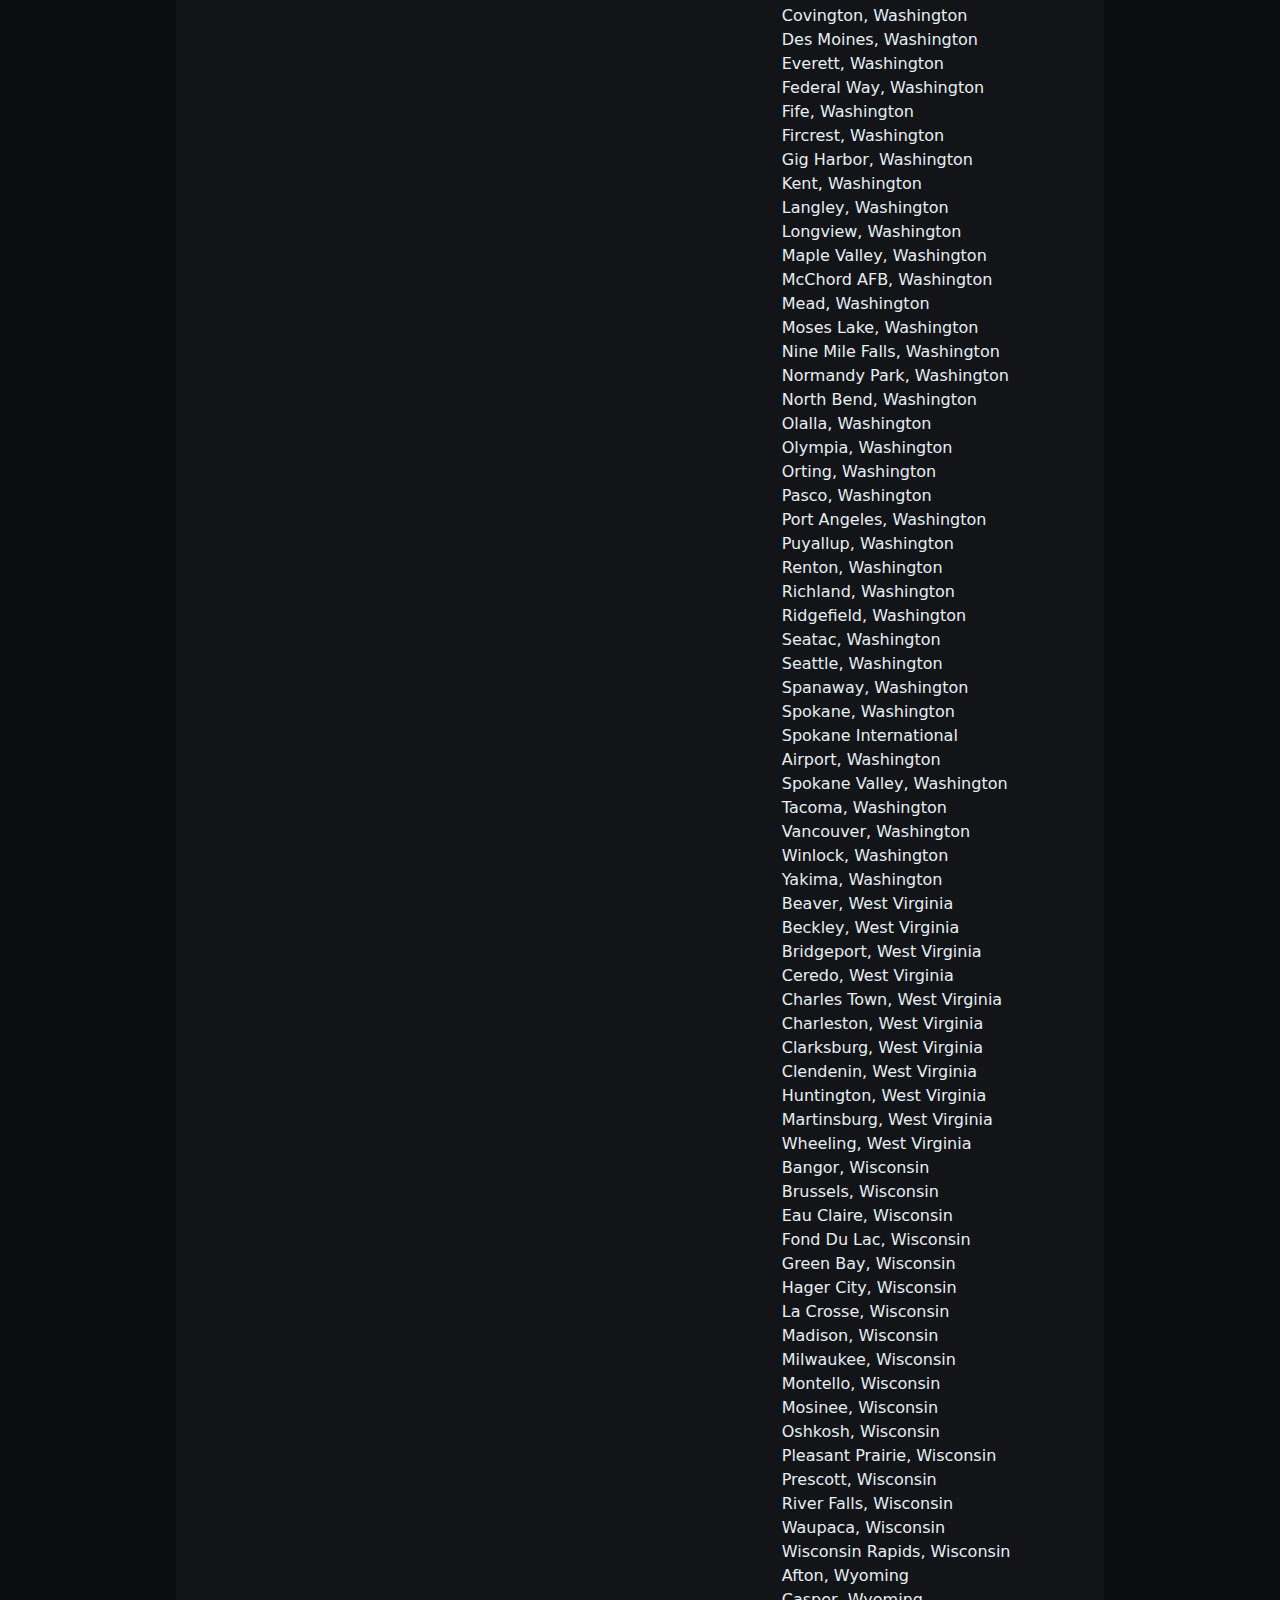
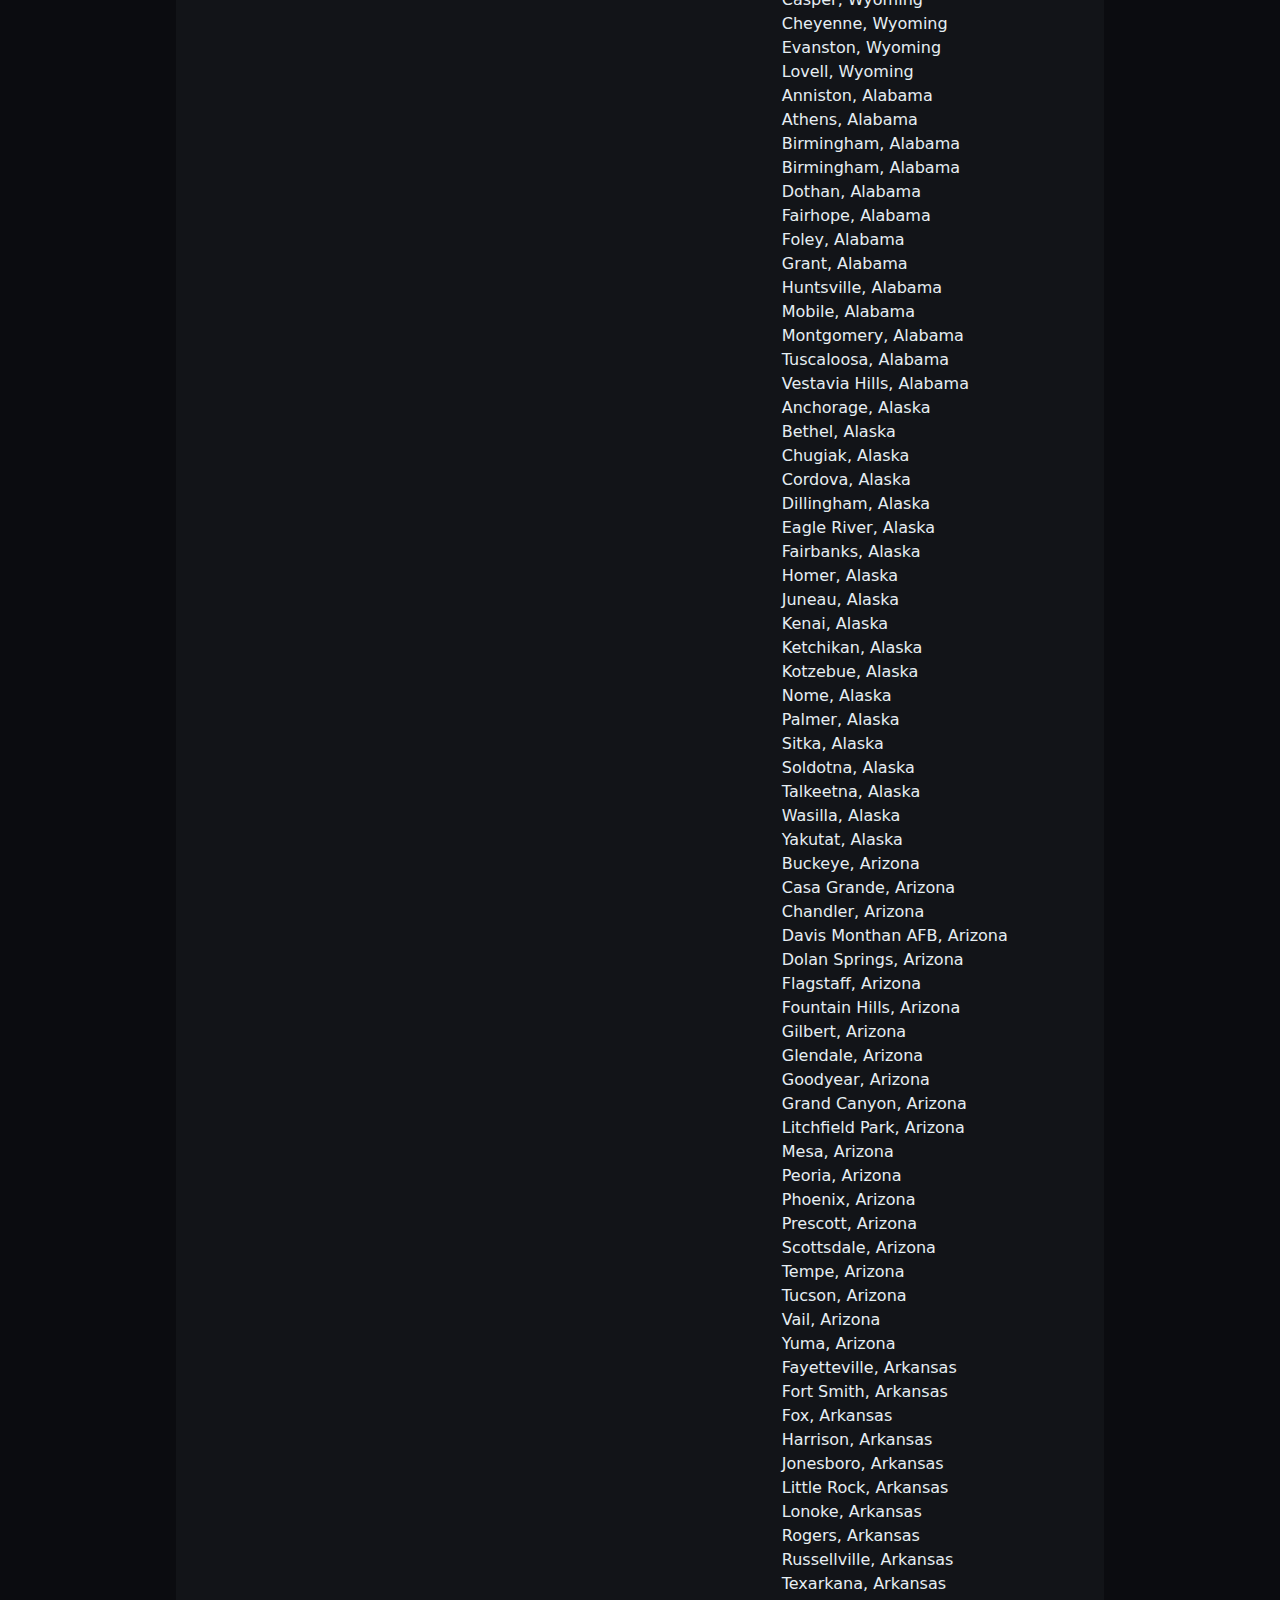
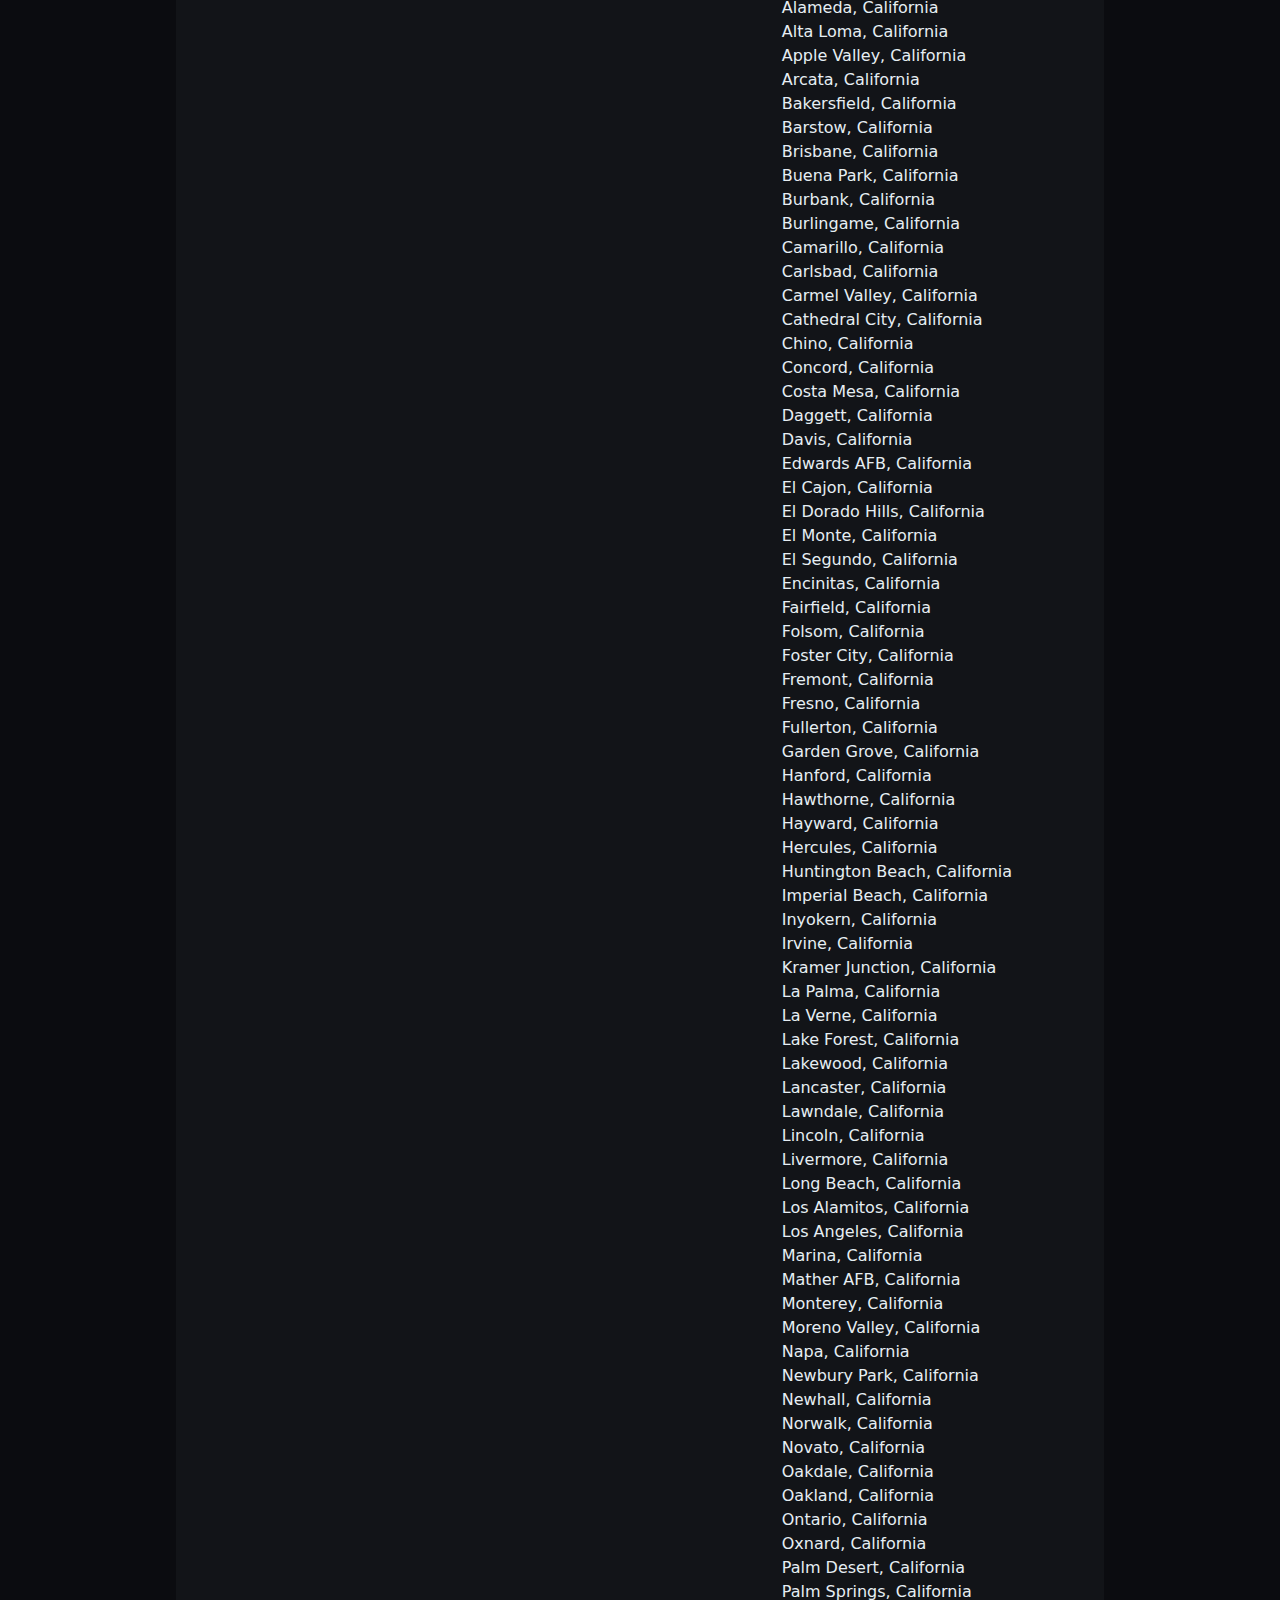
<file: docs/cyber.html>
<!doctype html>
<html lang="en">
  <head>
    <meta charset="utf-8" />
    <meta name="viewport" content="width=device-width, initial-scale=1" />
    <title>Cybersecurity Jobs – USAJOBS</title>
    <link rel="stylesheet" href="assets/styles.css" />
  </head>
  <body>
    <main class="container">
      <header class="page-header">
        <h1>Cybersecurity Jobs</h1>
        <a class="back" href="index.html">← All categories</a>
      </header>

      <div class="controls">
        <label for="q">Search</label>
        <input id="q" type="search" placeholder="Filter by title, org, or location" />
      </div>

      <section id="table"></section>
    </main>
    <script>window.DATA_PATH = 'data/cyber_jobs.json';</script>
    <script src="assets/app.js"></script>
  </body>
  </html>
</file>
<file: docs/assets/styles.css>
:root{
  --bg:#0b0c10;--fg:#e6eef3;--muted:#9fb3c8;--card:#121418;--accent:#61dafb
}
*{box-sizing:border-box}
html,body{margin:0;padding:0;background:var(--bg);color:var(--fg);font:16px/1.5 system-ui,-apple-system,Segoe UI,Roboto,Ubuntu,Cantarell,Noto Sans,sans-serif}
.container{max-width:960px;margin:0 auto;padding:1rem}
h1{font-size:1.5rem;margin:0 0 1rem}
.grid{display:grid;grid-template-columns:1fr;gap:1rem}
@media(min-width:640px){.grid{grid-template-columns:1fr 1fr}}
.card{display:block;padding:2rem;border-radius:.75rem;background:var(--card);color:var(--fg);text-decoration:none;text-align:center;border:1px solid #21242a}
.card:hover{border-color:var(--accent)}
.page-header{display:flex;justify-content:space-between;align-items:center;gap:1rem}
.back{color:var(--muted);text-decoration:none}
.controls{display:flex;gap:.75rem;align-items:center;margin:1rem 0}
input[type="search"]{flex:1;padding:.6rem .8rem;border-radius:.5rem;border:1px solid #2a2e36;background:#0f1115;color:var(--fg)}
table{width:100%;border-collapse:collapse;background:var(--card);border-radius:.75rem;overflow:hidden;border:1px solid #21242a}
th,td{text-align:left;padding:.65rem .75rem;border-bottom:1px solid #1b1f26;vertical-align:top}
th{color:var(--muted);font-weight:600}
tbody tr:hover{background:#12161d}
a{color:var(--accent)}
.sr-only{position:absolute;width:1px;height:1px;padding:0;margin:-1px;overflow:hidden;clip:rect(0,0,0,0);white-space:nowrap;border:0}
</file>
